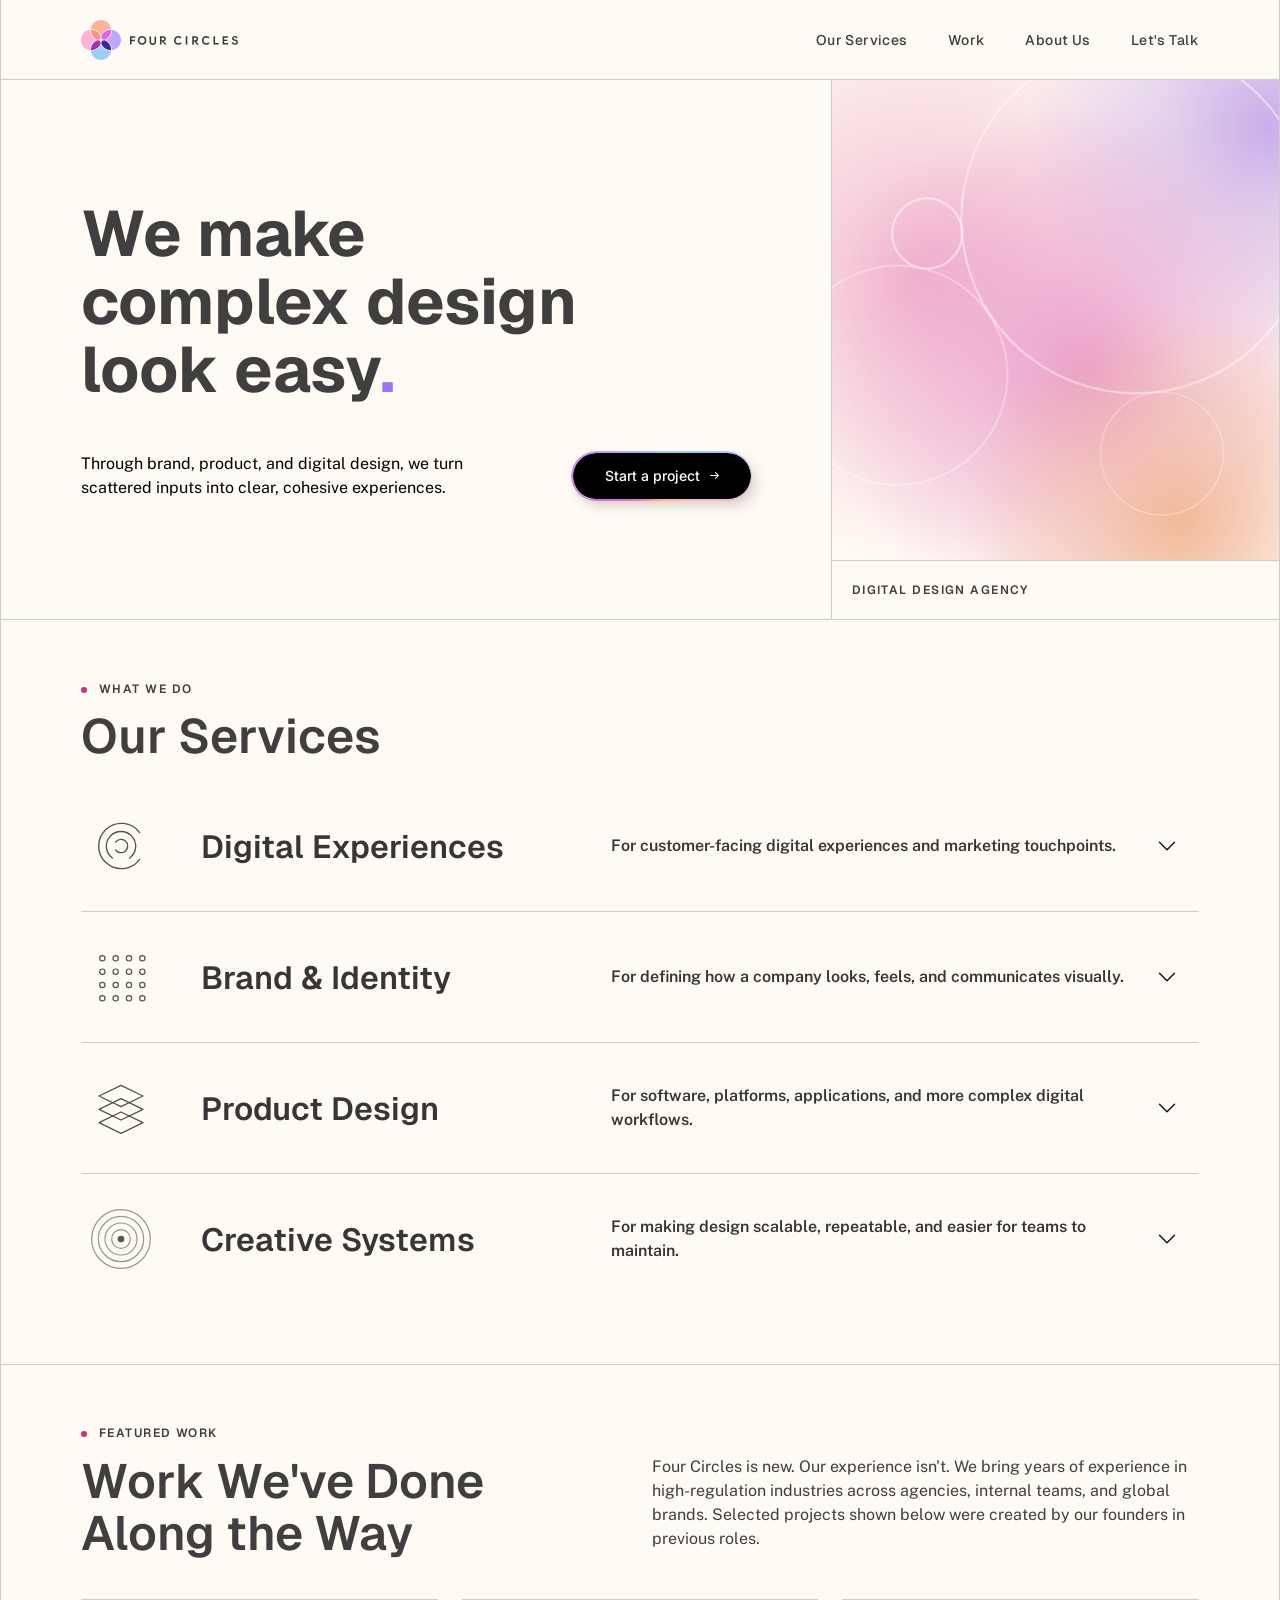
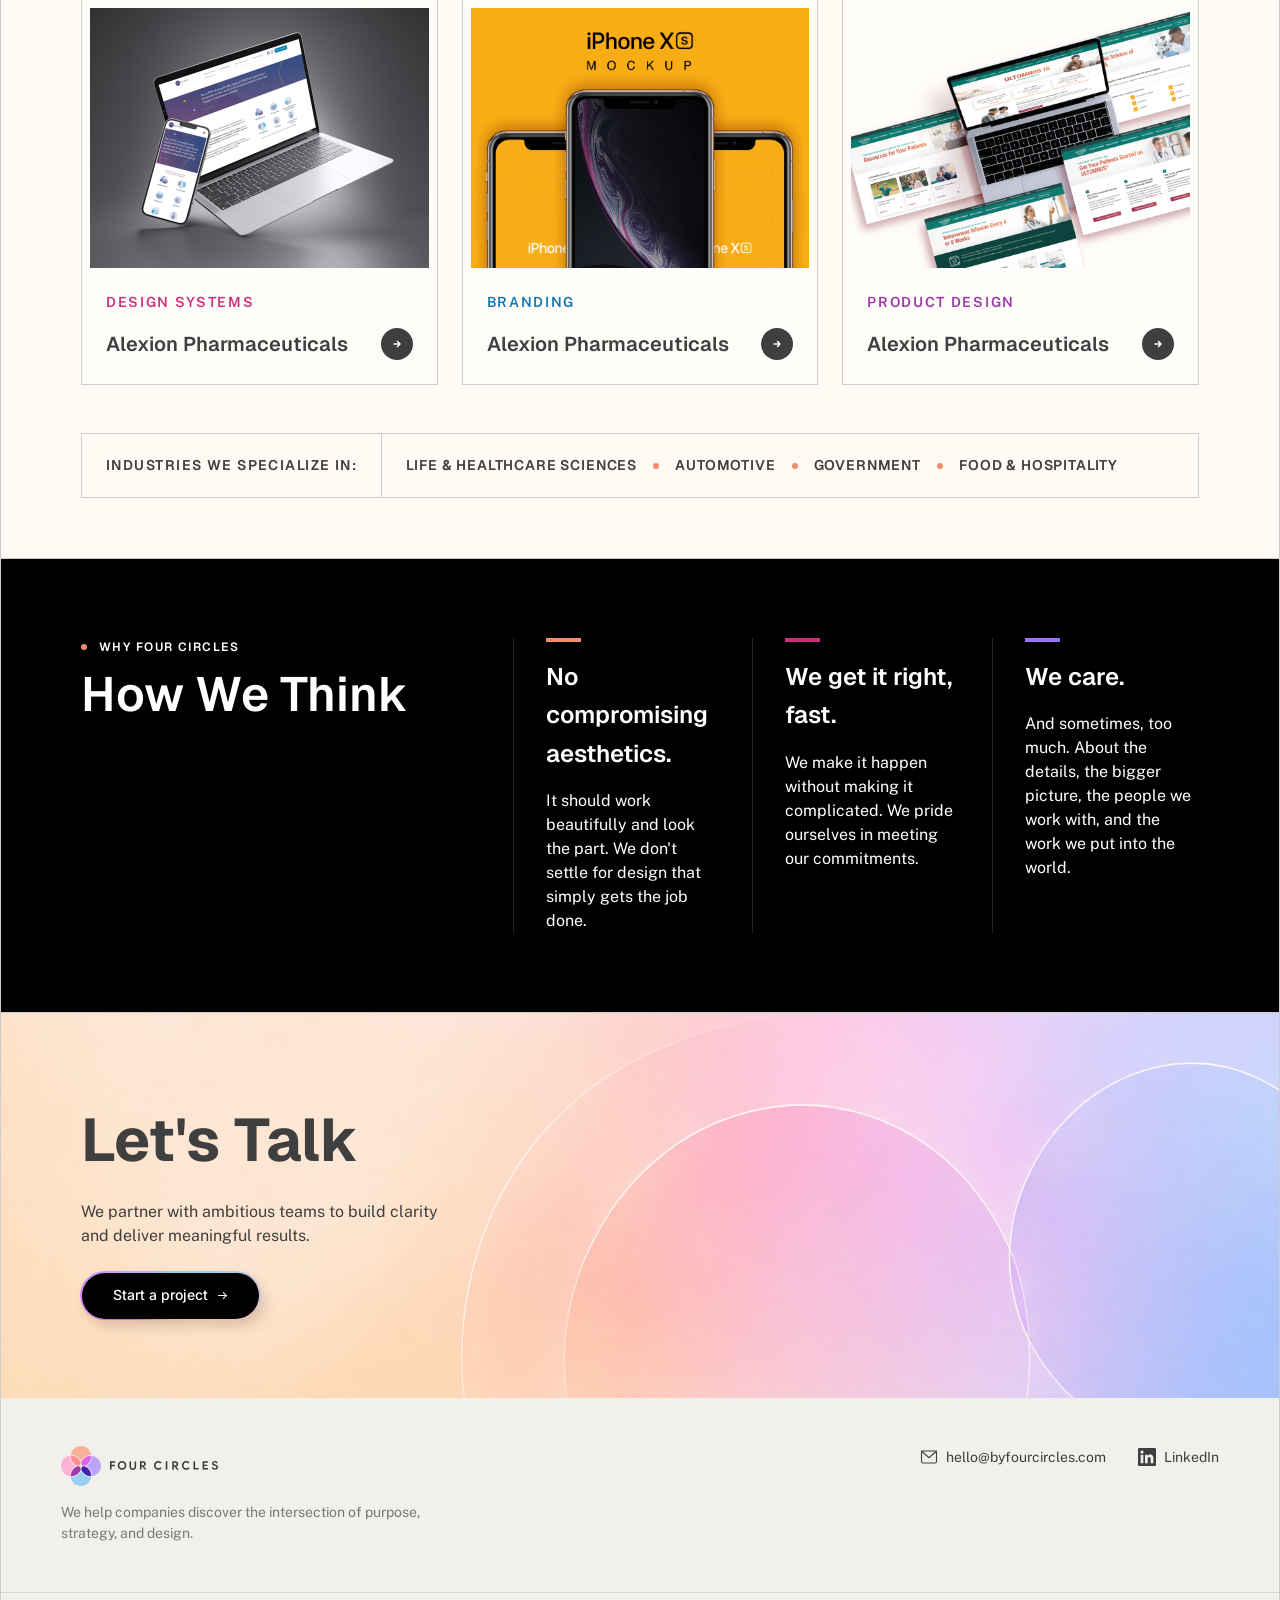
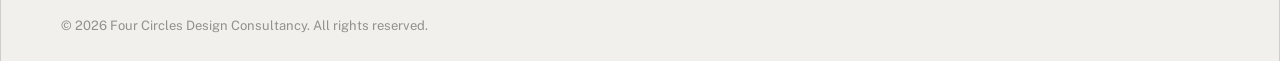
<file: index.html>
<!DOCTYPE html>
<html lang="en">
<head>
  <meta charset="UTF-8">
  <meta name="viewport" content="width=device-width, initial-scale=1.0">
  <title>Four Circles — A design agency that actually cares</title>
  <meta name="description" content="Four Circles is a design agency that actually cares. We deliver digital experiences, brand identity, product design, and creative systems for ambitious teams.">
  <meta name="keywords" content="design agency, branding, digital experience, UX design, product design, brand identity, design systems, creative agency">
  <meta property="og:title" content="Four Circles — A design agency that actually cares">
  <meta property="og:description" content="We make complex design look easy. Brand, product, and digital design for ambitious teams.">
  <meta property="og:type" content="website">
  <meta property="og:url" content="https://byfourcircles.com">
  <meta name="twitter:card" content="summary_large_image">
  <meta name="twitter:title" content="Four Circles — A design agency that actually cares">
  <meta name="twitter:description" content="We make complex design look easy. Brand, product, and digital design for ambitious teams.">
  <link rel="canonical" href="https://byfourcircles.com">
  <link rel="preconnect" href="https://fonts.googleapis.com">
  <link rel="preconnect" href="https://fonts.gstatic.com" crossorigin>
  <link href="https://fonts.googleapis.com/css2?family=Geist:wght@400;600;700&family=Public+Sans:wght@400;600&family=Inter:wght@500&display=swap" rel="stylesheet">
  <link rel="stylesheet" href="styles.css?v=7">
</head>
<body>

  <div class="page-container">

  <!-- Shared SVG defs for icon gradients -->
  <svg class="icon-defs" aria-hidden="true" focusable="false" width="0" height="0">
    <defs>
      <linearGradient id="grad-brand" x1="0%" y1="100%" x2="100%" y2="0%">
        <stop offset="0%" class="grad-stop-coral"></stop>
        <stop offset="38%" class="grad-stop-pink"></stop>
        <stop offset="68%" class="grad-stop-purple"></stop>
        <stop offset="100%" class="grad-stop-blue"></stop>
      </linearGradient>
    </defs>
  </svg>

  <!-- Navigation -->
  <nav class="nav">
    <a href="index.html" class="nav-brand">
      <img src="assets/logo-icon.svg" alt="Four Circles" class="nav-logo-icon">
      <img src="assets/logo-text.svg" alt="FOUR CIRCLES" class="nav-logo-text">
    </a>
    <button class="nav-hamburger" type="button" aria-label="Open menu" aria-expanded="false">
      <span class="hamburger-line"></span>
      <span class="hamburger-line"></span>
      <span class="hamburger-line"></span>
    </button>
    <div class="nav-links">
      <a href="#services" class="nav-link">Our Services</a>
      <a href="#work" class="nav-link">Work</a>
      <a href="#about" class="nav-link">About Us</a>
      <a href="contact.html" class="nav-link">Let's Talk</a>
    </div>
    <div class="nav-overlay"></div>
  </nav>

  <!-- Hero -->
  <section class="hero">
    <div class="hero-left">
      <div class="hero-content">
        <h1 class="hero-headline"><span class="nowrap">We make</span><br class="mobile-break"> <span class="nowrap">complex design</span><br class="mobile-break"> <span class="nowrap">look easy</span><span class="text-purple">.</span></h1>
      </div>
      <div class="hero-bottom">
        <p class="hero-sub">Through brand, product, and digital design, we turn scattered inputs into clear, cohesive experiences.</p>
        <a href="contact.html" class="btn-primary">
          <span>Start a project</span>
          <img src="assets/arrow-icon.svg" alt="" class="btn-arrow">
        </a>
      </div>
    </div>
    <div class="hero-right">
      <div class="hero-image">
        <canvas id="heroCanvas" aria-label="Four animated circles"></canvas>
      </div>
      <div class="hero-tags">
        <span>Digital Design Agency</span>
      </div>
    </div>
  </section>

  <!-- Services -->
  <section id="services" class="services">
    <div class="services-header">
      <div class="section-tag">
        <img src="assets/dot-gray.svg" alt="" class="dot">
        <span>What we Do</span>
      </div>
      <h2 class="services-heading">Our Services</h2>
    </div>
    <div class="accordion">

      <div class="accordion-item">
        <button class="accordion-trigger" type="button">
          <div class="accordion-icon">
            <svg class="service-icon icon-maze" viewBox="0 0 120 120" aria-hidden="true" focusable="false">
              <path class="icon-maze-arc" d="M88,80 A34,34 0 1,1 88,40" style="--arc:0"/>
              <path class="icon-maze-arc" d="M47,78 A22,22 0 1,1 73,78" style="--arc:1"/>
              <path class="icon-maze-arc" d="M52,54 A10,10 0 1,1 52,66" style="--arc:2"/>
              <circle class="icon-maze-dot" cx="0" cy="0" r="3.5">
                <animateMotion class="icon-maze-motion" dur="2.5s" repeatCount="indefinite" begin="indefinite" fill="freeze"
                  keyPoints="0;0.08;0.48;0.58;0.85;1"
                  keyTimes="0;0.08;0.42;0.52;0.82;1"
                  keySplines="0.25 0.1 0.25 1;0.42 0 0.58 1;0.25 0.1 0.25 1;0.42 0 0.58 1;0.25 0.1 0.25 1"
                  calcMode="spline"
                  path="M88,40 L88,60 A28,28 0,0,1 60,88 L60,76 A16,16 0,0,1 44,60 L60,60"/>
              </circle>
              <circle class="icon-maze-end" cx="60" cy="60" r="2.5"/>
            </svg>
          </div>
          <div class="accordion-row">
            <h3 class="accordion-title">Digital Experiences</h3>
            <p class="accordion-desc">For customer-facing digital experiences and marketing touchpoints.</p>
            <img src="assets/chevron-down.svg" alt="" class="accordion-chevron">
          </div>
        </button>
        <div class="accordion-panel">
          <div class="accordion-bullets">
            <div class="bullet-row">
              <div class="bullet-item"><img src="assets/dot-gray.svg" alt="" class="dot"><span>Websites &amp; Landing Pages</span></div>
              <div class="bullet-item"><img src="assets/dot-gray.svg" alt="" class="dot"><span>E-commerce Experiences</span></div>
              <div class="bullet-item"><img src="assets/dot-gray.svg" alt="" class="dot"><span>Digital Campaigns</span></div>
              <div class="bullet-item"><img src="assets/dot-gray.svg" alt="" class="dot"><span>Interactive Experiences</span></div>
              <div class="bullet-item"><img src="assets/dot-gray.svg" alt="" class="dot"><span>CMS Design &amp; Implementation</span></div>
              <div class="bullet-item"><img src="assets/dot-gray.svg" alt="" class="dot"><span>Front-End Development</span></div>
            </div>
          </div>
        </div>
      </div>

      <div class="accordion-item">
        <button class="accordion-trigger" type="button">
          <div class="accordion-icon">
            <svg class="service-icon icon-grid" viewBox="0 0 120 120" aria-hidden="true" focusable="false">
              <circle class="icon-grid__dot" style="--gx:0;--gy:0" cx="32" cy="32" r="4"></circle>
              <circle class="icon-grid__dot" style="--gx:1;--gy:0" cx="52" cy="32" r="4"></circle>
              <circle class="icon-grid__dot" style="--gx:2;--gy:0" cx="72" cy="32" r="4"></circle>
              <circle class="icon-grid__dot" style="--gx:3;--gy:0" cx="92" cy="32" r="4"></circle>
              <circle class="icon-grid__dot" style="--gx:0;--gy:1" cx="32" cy="52" r="4"></circle>
              <circle class="icon-grid__dot" style="--gx:1;--gy:1" cx="52" cy="52" r="4"></circle>
              <circle class="icon-grid__dot" style="--gx:2;--gy:1" cx="72" cy="52" r="4"></circle>
              <circle class="icon-grid__dot" style="--gx:3;--gy:1" cx="92" cy="52" r="4"></circle>
              <circle class="icon-grid__dot" style="--gx:0;--gy:2" cx="32" cy="72" r="4"></circle>
              <circle class="icon-grid__dot" style="--gx:1;--gy:2" cx="52" cy="72" r="4"></circle>
              <circle class="icon-grid__dot" style="--gx:2;--gy:2" cx="72" cy="72" r="4"></circle>
              <circle class="icon-grid__dot" style="--gx:3;--gy:2" cx="92" cy="72" r="4"></circle>
              <circle class="icon-grid__dot" style="--gx:0;--gy:3" cx="32" cy="92" r="4"></circle>
              <circle class="icon-grid__dot" style="--gx:1;--gy:3" cx="52" cy="92" r="4"></circle>
              <circle class="icon-grid__dot" style="--gx:2;--gy:3" cx="72" cy="92" r="4"></circle>
              <circle class="icon-grid__dot" style="--gx:3;--gy:3" cx="92" cy="92" r="4"></circle>
            </svg>
          </div>
          <div class="accordion-row">
            <h3 class="accordion-title">Brand &amp; Identity</h3>
            <p class="accordion-desc">For defining how a company looks, feels, and communicates visually.</p>
            <img src="assets/chevron-down.svg" alt="" class="accordion-chevron">
          </div>
        </button>
        <div class="accordion-panel">
          <div class="accordion-bullets">
            <div class="bullet-row">
              <div class="bullet-item"><img src="assets/dot-gray.svg" alt="" class="dot"><span>Brand Strategy</span></div>
              <div class="bullet-item"><img src="assets/dot-gray.svg" alt="" class="dot"><span>Visual Identity</span></div>
              <div class="bullet-item"><img src="assets/dot-gray.svg" alt="" class="dot"><span>Art Direction</span></div>
              <div class="bullet-item"><img src="assets/dot-gray.svg" alt="" class="dot"><span>Logo &amp; Identity Systems</span></div>
              <div class="bullet-item"><img src="assets/dot-gray.svg" alt="" class="dot"><span>Brand Guidelines</span></div>
              <div class="bullet-item"><img src="assets/dot-gray.svg" alt="" class="dot"><span>Brand Applications</span></div>
            </div>
          </div>
        </div>
      </div>

      <div class="accordion-item">
        <button class="accordion-trigger" type="button">
          <div class="accordion-icon">
            <svg class="service-icon" viewBox="0 0 120 120" aria-hidden="true" focusable="false">
              <polygon class="icon-layer icon-layer--top" points="60,26 93,42 60,58 27,42"></polygon>
              <polygon class="icon-layer icon-layer--mid" points="60,46 93,62 60,78 27,62"></polygon>
              <polygon class="icon-layer icon-layer--bottom" points="60,66 93,82 60,98 27,82"></polygon>
            </svg>
          </div>
          <div class="accordion-row">
            <h3 class="accordion-title">Product Design</h3>
            <p class="accordion-desc">For software, platforms, applications, and more complex digital workflows.</p>
            <img src="assets/chevron-down.svg" alt="" class="accordion-chevron">
          </div>
        </button>
        <div class="accordion-panel">
          <div class="accordion-bullets">
            <div class="bullet-row">
              <div class="bullet-item"><img src="assets/dot-gray.svg" alt="" class="dot"><span>UX Strategy &amp; Research</span></div>
              <div class="bullet-item"><img src="assets/dot-gray.svg" alt="" class="dot"><span>Information Architecture</span></div>
              <div class="bullet-item"><img src="assets/dot-gray.svg" alt="" class="dot"><span>User Flows &amp; Journey Design</span></div>
              <div class="bullet-item"><img src="assets/dot-gray.svg" alt="" class="dot"><span>UI &amp; Interaction Design</span></div>
              <div class="bullet-item"><img src="assets/dot-gray.svg" alt="" class="dot"><span>Prototyping</span></div>
              <div class="bullet-item"><img src="assets/dot-gray.svg" alt="" class="dot"><span>Usability Testing</span></div>
            </div>
          </div>
        </div>
      </div>

      <div class="accordion-item accordion-item--last">
        <button class="accordion-trigger" type="button">
          <div class="accordion-icon">
            <svg class="service-icon" viewBox="0 0 120 120" aria-hidden="true" focusable="false">
              <circle class="icon-ripple-ring" style="--ring:0" cx="60" cy="60" r="14"></circle>
              <circle class="icon-ripple-ring" style="--ring:1" cx="60" cy="60" r="24"></circle>
              <circle class="icon-ripple-ring" style="--ring:2" cx="60" cy="60" r="34"></circle>
              <circle class="icon-ripple-ring" style="--ring:3" cx="60" cy="60" r="44"></circle>
              <circle class="icon-dot icon-dot--center" cx="60" cy="60" r="5"></circle>
            </svg>
          </div>
          <div class="accordion-row">
            <h3 class="accordion-title">Creative Systems</h3>
            <p class="accordion-desc">For making design scalable, repeatable, and easier for teams to maintain.</p>
            <img src="assets/chevron-down.svg" alt="" class="accordion-chevron">
          </div>
        </button>
        <div class="accordion-panel">
          <div class="accordion-bullets">
            <div class="bullet-row">
              <div class="bullet-item"><img src="assets/dot-gray.svg" alt="" class="dot"><span>Design Systems</span></div>
              <div class="bullet-item"><img src="assets/dot-gray.svg" alt="" class="dot"><span>Component Libraries</span></div>
              <div class="bullet-item"><img src="assets/dot-gray.svg" alt="" class="dot"><span>Templates &amp; Toolkits</span></div>
              <div class="bullet-item"><img src="assets/dot-gray.svg" alt="" class="dot"><span>Campaign Systems</span></div>
              <div class="bullet-item"><img src="assets/dot-gray.svg" alt="" class="dot"><span>Content Systems</span></div>
              <div class="bullet-item"><img src="assets/dot-gray.svg" alt="" class="dot"><span>Governance &amp; Documentation</span></div>
            </div>
          </div>
        </div>
      </div>

    </div>
  </section>

  <!-- Featured Work -->
  <section id="work" class="featured-work">
    <div class="section-tag">
      <img src="assets/dot-pink.svg" alt="" class="dot">
      <span>Featured work</span>
    </div>
    <div class="featured-work-header">
      <h2 class="featured-work-heading">Work We've Done Along the Way</h2>
      <p class="featured-work-desc">Four Circles is new. Our experience isn't. We bring years of experience in high-regulation industries across agencies, internal teams, and global brands. Selected projects shown below were created by our founders in previous roles.</p>
    </div>
    <div class="featured-work-grid">
      <a class="work-card" href="work-design-systems.html">
        <div class="work-card-image">
          <img src="assets/project-design-systems.jpg" alt="Alexion Pharmaceuticals design system project">
        </div>
        <div class="work-card-info">
          <span class="work-card-category" style="color: #cc2e7a">Design Systems</span>
          <div class="work-card-title-row">
            <h3 class="work-card-title">Alexion Pharmaceuticals</h3>
            <span class="work-card-arrow">
              <svg width="32" height="32" viewBox="0 0 32 32" fill="none" xmlns="http://www.w3.org/2000/svg">
                <circle cx="16" cy="16" r="16" fill="#3f3f3f"/>
                <path d="M13 16h6m0 0l-2.5-2.5m2.5 2.5l-2.5 2.5" stroke="#fff" stroke-width="1.5" stroke-linecap="round" stroke-linejoin="round"/>
              </svg>
            </span>
          </div>
        </div>
      </a>
      <a class="work-card" href="work-branding.html">
        <div class="work-card-image">
          <img src="assets/project-branding-new.jpg" alt="Alexion Pharmaceuticals branding project">
        </div>
        <div class="work-card-info">
          <span class="work-card-category" style="color: #1173b4">Branding</span>
          <div class="work-card-title-row">
            <h3 class="work-card-title">Alexion Pharmaceuticals</h3>
            <span class="work-card-arrow">
              <svg width="32" height="32" viewBox="0 0 32 32" fill="none" xmlns="http://www.w3.org/2000/svg">
                <circle cx="16" cy="16" r="16" fill="#3f3f3f"/>
                <path d="M13 16h6m0 0l-2.5-2.5m2.5 2.5l-2.5 2.5" stroke="#fff" stroke-width="1.5" stroke-linecap="round" stroke-linejoin="round"/>
              </svg>
            </span>
          </div>
        </div>
      </a>
      <a class="work-card" href="work-product-design.html">
        <div class="work-card-image">
          <img src="assets/project-product-design.png" alt="Alexion Pharmaceuticals product design project">
        </div>
        <div class="work-card-info">
          <span class="work-card-category" style="color: #9c36a9">Product Design</span>
          <div class="work-card-title-row">
            <h3 class="work-card-title">Alexion Pharmaceuticals</h3>
            <span class="work-card-arrow">
              <svg width="32" height="32" viewBox="0 0 32 32" fill="none" xmlns="http://www.w3.org/2000/svg">
                <circle cx="16" cy="16" r="16" fill="#3f3f3f"/>
                <path d="M13 16h6m0 0l-2.5-2.5m2.5 2.5l-2.5 2.5" stroke="#fff" stroke-width="1.5" stroke-linecap="round" stroke-linejoin="round"/>
              </svg>
            </span>
          </div>
        </div>
      </a>
    </div>
  </section>

  <!-- Industries -->
  <section class="industries-bar">
    <span class="industries-label">Industries we specialize in:</span>
    <div class="industries-list">
      <span class="industry-item">Life &amp; Healthcare Sciences</span>
      <img src="assets/dot-orange.svg" alt="" class="dot">
      <span class="industry-item">Automotive</span>
      <img src="assets/dot-orange.svg" alt="" class="dot">
      <span class="industry-item">Government</span>
      <img src="assets/dot-orange.svg" alt="" class="dot">
      <span class="industry-item">Food &amp; Hospitality</span>
    </div>
  </section>

  <!-- How We Think -->
  <section id="about" class="how-we-think">
    <div class="hwt-left">
      <div class="section-tag section-tag--light">
        <img src="assets/dot-white.svg" alt="" class="dot">
        <span>Why Four circles</span>
      </div>
      <h2 class="hwt-heading">How We Think</h2>
    </div>
    <div class="hwt-cards">
      <div class="hwt-divider"></div>
      <div class="hwt-card">
        <img src="assets/line-orange.svg" alt="" class="hwt-line">
        <h3>No compromising aesthetics.</h3>
        <p>It should work beautifully and look the part. We don't settle for design that simply gets the job done.</p>
      </div>
      <div class="hwt-divider"></div>
      <div class="hwt-card">
        <img src="assets/line-purple.svg" alt="" class="hwt-line">
        <h3>We get it right, fast.</h3>
        <p>We make it happen without making it complicated. We pride ourselves in meeting our commitments.</p>
      </div>
      <div class="hwt-divider"></div>
      <div class="hwt-card">
        <img src="assets/line-pink.svg" alt="" class="hwt-line">
        <h3>We care.</h3>
        <p>And sometimes, too much. About the details, the bigger picture, the people we work with, and the work we put into the world.</p>
      </div>
    </div>
  </section>

  <!-- Let's Talk -->
  <section id="contact" class="lets-talk">
    <img src="assets/lets-talk-bg.png" alt="" class="lets-talk-bg">
    <div class="lets-talk-content">
      <h2>Let's Talk</h2>
      <p>We partner with ambitious teams to build clarity and deliver meaningful results.</p>
      <a href="contact.html" class="btn-primary">
        <span>Start a project</span>
        <img src="assets/arrow-icon.svg" alt="" class="btn-arrow">
      </a>
    </div>
  </section>

  <!-- Footer -->
  <footer class="footer">
    <div class="footer-simple">
      <div class="footer-brand">
        <a href="index.html" class="nav-brand">
          <img src="assets/logo-icon.svg" alt="Four Circles" class="nav-logo-icon">
          <img src="assets/logo-text.svg" alt="FOUR CIRCLES" class="nav-logo-text">
        </a>
        <p class="footer-tagline">We help companies discover the intersection of purpose, strategy, and design.</p>
      </div>
      <div class="footer-links">
        <a href="mailto:hello@byfourcircles.com" class="footer-link footer-link--icon">
          <svg width="20" height="20" viewBox="0 0 24 24" fill="none" stroke="currentColor" stroke-width="1.5" stroke-linecap="round" stroke-linejoin="round" xmlns="http://www.w3.org/2000/svg">
            <rect x="2" y="4" width="20" height="16" rx="2"/>
            <path d="M22 4L12 13 2 4"/>
          </svg>
          <span>hello@byfourcircles.com</span>
        </a>
        <a href="https://www.linkedin.com/company/four-circles-co" target="_blank" rel="noopener noreferrer" class="footer-link footer-link--icon">
          <svg width="20" height="20" viewBox="0 0 24 24" fill="currentColor" xmlns="http://www.w3.org/2000/svg">
            <path d="M20.447 20.452h-3.554v-5.569c0-1.328-.027-3.037-1.852-3.037-1.853 0-2.136 1.445-2.136 2.939v5.667H9.351V9h3.414v1.561h.046c.477-.9 1.637-1.85 3.37-1.85 3.601 0 4.267 2.37 4.267 5.455v6.286zM5.337 7.433a2.062 2.062 0 01-2.063-2.065 2.064 2.064 0 112.063 2.065zm1.782 13.019H3.555V9h3.564v11.452zM22.225 0H1.771C.792 0 0 .774 0 1.729v20.542C0 23.227.792 24 1.771 24h20.451C23.2 24 24 23.227 24 22.271V1.729C24 .774 23.2 0 22.222 0h.003z"/>
          </svg>
          <span>LinkedIn</span>
        </a>
      </div>
    </div>
    <div class="footer-bottom">
      <p class="footer-copy">&copy; 2026 Four Circles Design Consultancy. All rights reserved.</p>
    </div>
  </footer>

  </div><!-- /.page-container -->

  <script src="script.js"></script>
  <script src="hero-animation.js"></script>
</body>
</html>
</file>
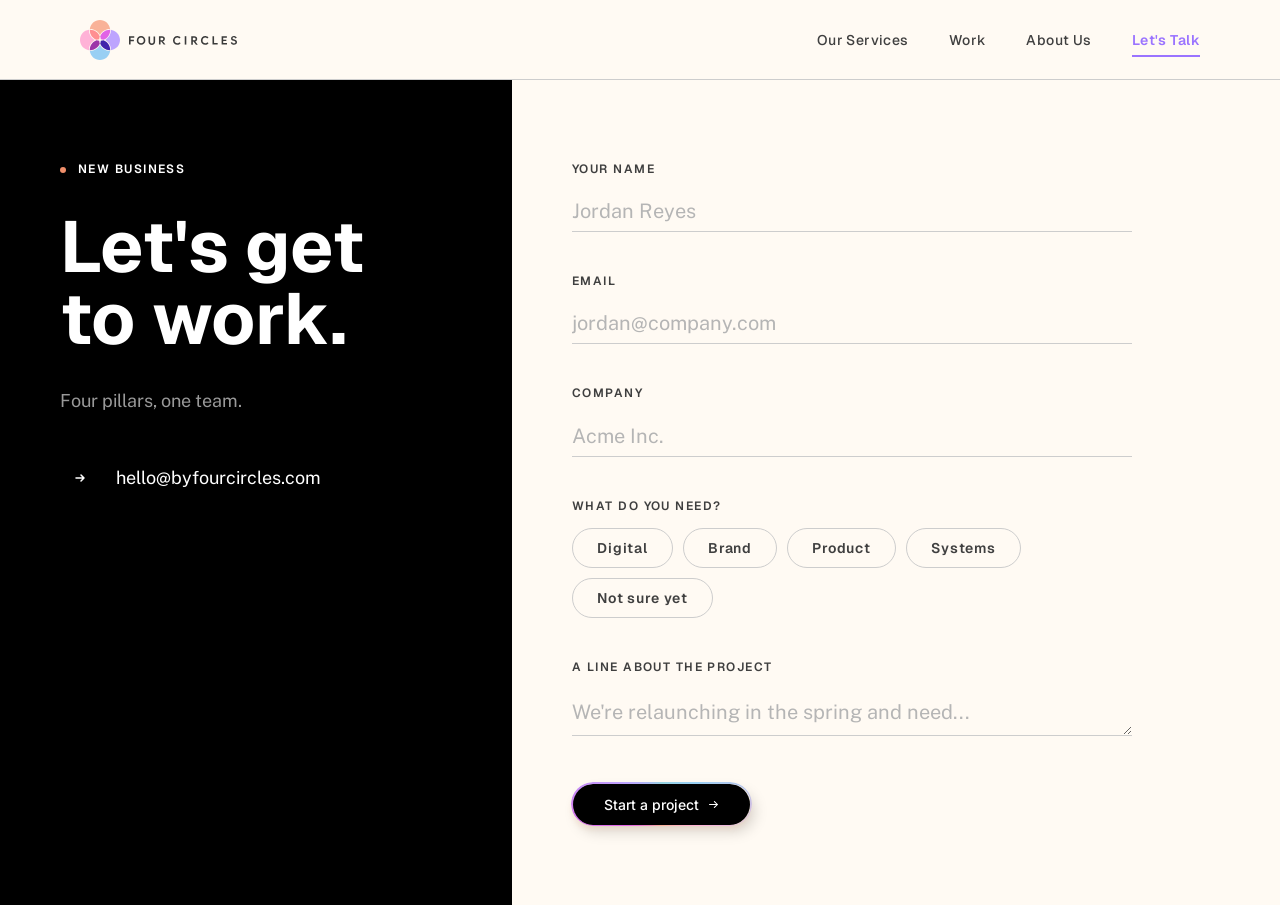
<file: contact.html>
<!DOCTYPE html>
<html lang="en">
<head>
  <meta charset="UTF-8">
  <meta name="viewport" content="width=device-width, initial-scale=1.0">
  <title>Let's Talk — Four Circles | A design agency that actually cares</title>
  <link rel="preconnect" href="https://fonts.googleapis.com">
  <link rel="preconnect" href="https://fonts.gstatic.com" crossorigin>
  <link href="https://fonts.googleapis.com/css2?family=Geist:wght@400;600;700&family=Public+Sans:wght@400;600&family=Inter:wght@500&display=swap" rel="stylesheet">
  <link rel="stylesheet" href="styles.css?v=7">
  <link rel="stylesheet" href="contact.css">
</head>
<body>

  <!-- Navigation -->
  <nav class="nav">
    <a href="index.html" class="nav-brand">
      <img src="assets/logo-icon.svg" alt="Four Circles" class="nav-logo-icon">
      <img src="assets/logo-text.svg" alt="FOUR CIRCLES" class="nav-logo-text">
    </a>
    <button class="nav-hamburger" type="button" aria-label="Open menu" aria-expanded="false">
      <span class="hamburger-line"></span>
      <span class="hamburger-line"></span>
      <span class="hamburger-line"></span>
    </button>
    <div class="nav-links">
      <a href="index.html#services" class="nav-link">Our Services</a>
      <a href="index.html#work" class="nav-link">Work</a>
      <a href="index.html#about" class="nav-link">About Us</a>
      <a href="contact.html" class="nav-link nav-link--active">Let's Talk</a>
    </div>
    <div class="nav-overlay"></div>
  </nav>

  <!-- Contact Section -->
  <section class="contact">
    <div class="contact-left">
      <div class="section-tag section-tag--light">
        <img src="assets/dot-white.svg" alt="" class="dot">
        <span>New Business</span>
      </div>
      <h1 class="contact-heading">Let's get to work.</h1>
      <p class="contact-subtitle">Four pillars, one team.</p>

      <a href="mailto:hello@byfourcircles.com" class="contact-email">
        <span class="contact-email-icon">
          <svg width="40" height="40" viewBox="0 0 40 40" fill="none" xmlns="http://www.w3.org/2000/svg">
            <circle cx="20" cy="20" r="20" fill="#000"/>
            <path d="M16 20h8m0 0l-3-3m3 3l-3 3" stroke="#fff" stroke-width="1.5" stroke-linecap="round" stroke-linejoin="round"/>
          </svg>
        </span>
        <span class="contact-email-text">hello@byfourcircles.com</span>
      </a>
    </div>

    <div class="contact-right">
      <!-- Form -->
      <form class="contact-form" id="contactForm" novalidate>
        <div class="form-group">
          <label class="form-label" for="name">Your Name</label>
          <input class="form-input" type="text" id="name" name="name" placeholder="Jordan Reyes" required>
          <span class="form-error" id="nameError">Please enter your name</span>
        </div>

        <div class="form-group">
          <label class="form-label" for="email">Email</label>
          <input class="form-input" type="email" id="email" name="email" placeholder="jordan@company.com" required>
          <span class="form-error" id="emailError">Please enter a valid email address</span>
        </div>

        <div class="form-group">
          <label class="form-label" for="company">Company</label>
          <input class="form-input" type="text" id="company" name="company" placeholder="Acme Inc.">
          <span class="form-error" id="companyError"></span>
        </div>

        <div class="form-group">
          <label class="form-label">What do you need?</label>
          <div class="form-chips" id="serviceChips">
            <button type="button" class="chip" data-value="digital">Digital</button>
            <button type="button" class="chip" data-value="brand">Brand</button>
            <button type="button" class="chip" data-value="product">Product</button>
            <button type="button" class="chip" data-value="systems">Systems</button>
            <button type="button" class="chip" data-value="not-sure">Not sure yet</button>
          </div>
          <span class="form-error" id="serviceError">Please select at least one service</span>
        </div>

        <div class="form-group">
          <label class="form-label" for="project">A line about the project</label>
          <textarea class="form-input form-textarea" id="project" name="project" placeholder="We're relaunching in the spring and need..." rows="1" required></textarea>
          <span class="form-error" id="projectError">Please tell us a bit about your project</span>
        </div>

        <button type="submit" class="btn-primary form-submit-btn" id="submitBtn">
          <span>Start a project</span>
          <img src="assets/arrow-icon.svg" alt="" class="btn-arrow">
        </button>
      </form>

      <!-- Success Screen -->
      <div class="contact-success" id="contactSuccess">
        <div class="success-icon">
          <svg viewBox="0 0 64 64" fill="none" xmlns="http://www.w3.org/2000/svg">
            <circle cx="32" cy="32" r="30" stroke="#cc2e7a" stroke-width="2.5"/>
            <path d="M20 33l8 8 16-18" stroke="#cc2e7a" stroke-width="2.5" stroke-linecap="round" stroke-linejoin="round"/>
          </svg>
        </div>
        <h2 class="success-heading">We got your message</h2>
        <p class="success-text">A founder will get back to you within one business day. No robots, no runaround.</p>
        <a href="index.html" class="btn-primary">
          <span>Back to Home</span>
          <img src="assets/arrow-icon.svg" alt="" class="btn-arrow">
        </a>
      </div>
    </div>
  </section>

  <script src="script.js"></script>
  <script src="contact.js"></script>
</body>
</html>
</file>
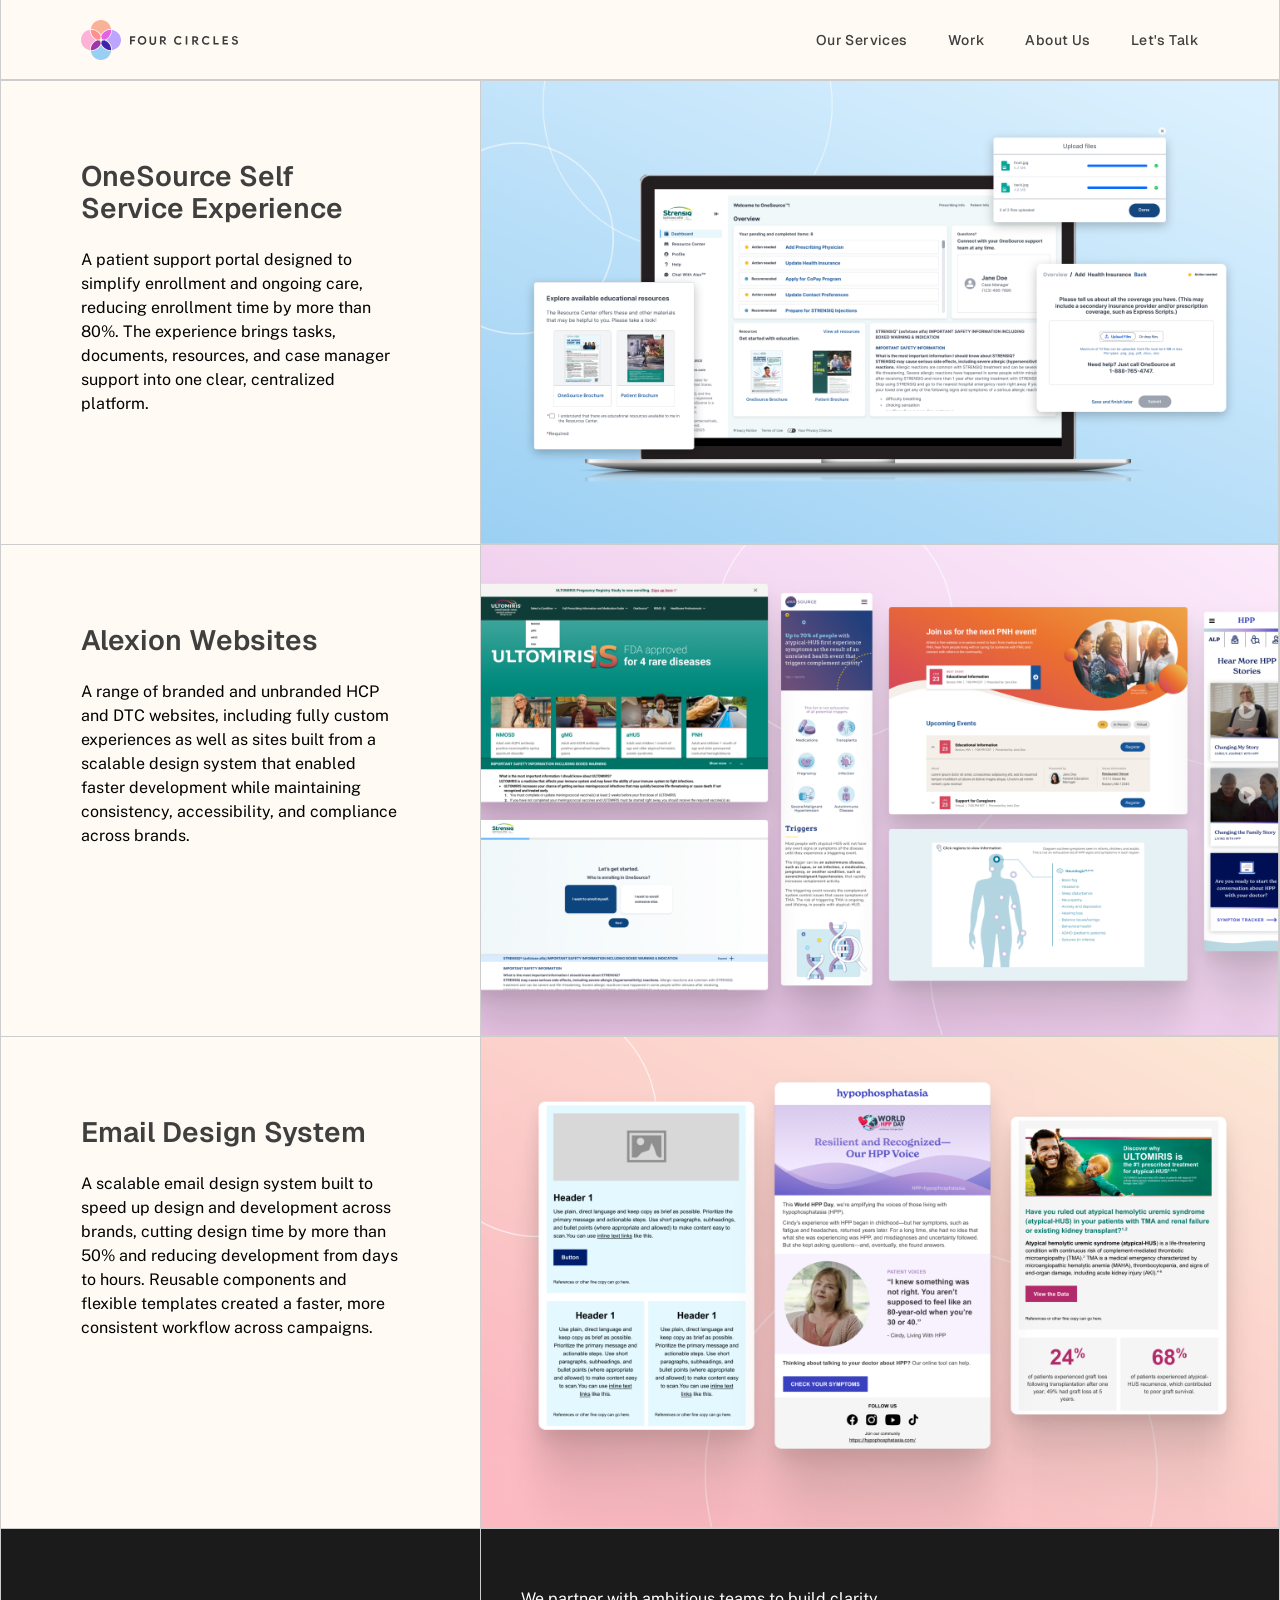
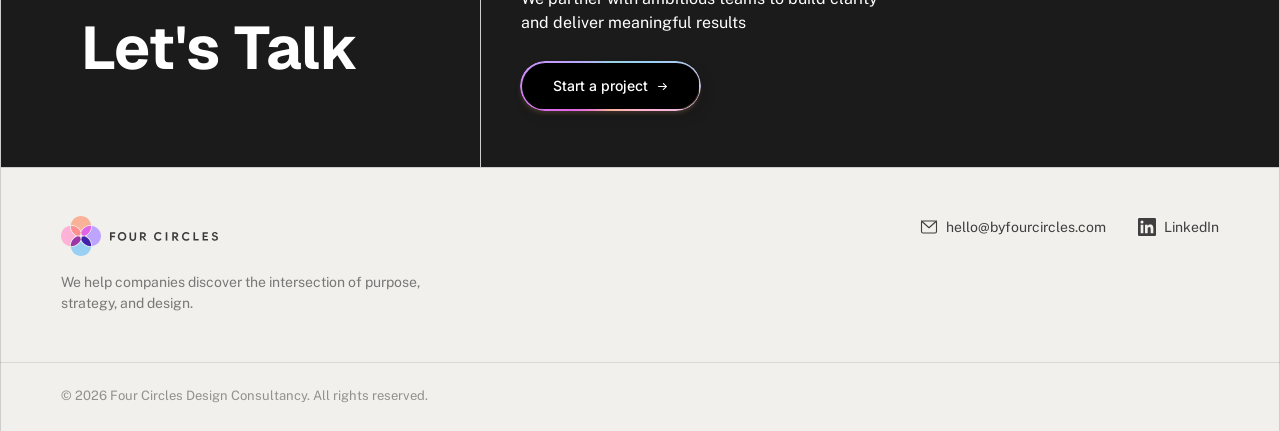
<file: work-branding.html>
<!DOCTYPE html>
<html lang="en">
<head>
  <meta charset="UTF-8">
  <meta name="viewport" content="width=device-width, initial-scale=1.0">
  <title>Branding | Four Circles</title>
  <link rel="preconnect" href="https://fonts.googleapis.com">
  <link rel="preconnect" href="https://fonts.gstatic.com" crossorigin>
  <link href="https://fonts.googleapis.com/css2?family=Geist:wght@400;600;700&family=Public+Sans:wght@400;600&family=Inter:wght@500&display=swap" rel="stylesheet">
  <link rel="stylesheet" href="styles.css?v=7">
  <link rel="stylesheet" href="case-study.css?v=6">
</head>
<body>

  <div class="page-container">

  <!-- Navigation -->
  <nav class="nav">
    <a href="index.html" class="nav-brand">
      <img src="assets/logo-icon.svg" alt="Four Circles" class="nav-logo-icon">
      <img src="assets/logo-text.svg" alt="FOUR CIRCLES" class="nav-logo-text">
    </a>
    <button class="nav-hamburger" type="button" aria-label="Open menu" aria-expanded="false">
      <span class="hamburger-line"></span>
      <span class="hamburger-line"></span>
      <span class="hamburger-line"></span>
    </button>
    <div class="nav-links">
      <a href="index.html#services" class="nav-link">Our Services</a>
      <a href="index.html#work" class="nav-link">Work</a>
      <a href="index.html#about" class="nav-link">About Us</a>
      <a href="contact.html" class="nav-link">Let's Talk</a>
    </div>
    <div class="nav-overlay"></div>
  </nav>

  <!-- Section 1 -->
  <section class="case-study-section case-study-section--bordered">
    <div class="case-study-details">
      <h1 class="case-study-heading">OneSource Self Service Experience</h1>
      <p class="case-study-desc">A patient support portal designed to simplify enrollment and ongoing care, reducing enrollment time by more than 80%. The experience brings tasks, documents, resources, and case manager support into one clear, centralized platform.</p>
    </div>
    <div class="case-study-media">
      <div class="case-study-images">
        <img src="assets/case-section-1.png" alt="OneSource Self Service portal showing dashboard with action items and case manager support">
      </div>
    </div>
  </section>

  <!-- Section 2 -->
  <section class="case-study-section case-study-section--bordered">
    <div class="case-study-details">
      <h2 class="case-study-heading">Alexion Websites</h2>
      <p class="case-study-desc">A range of branded and unbranded HCP and DTC websites, including fully custom experiences as well as sites built from a scalable design system that enabled faster development while maintaining consistency, accessibility, and compliance across brands.</p>
    </div>
    <div class="case-study-media">
      <div class="case-study-images">
        <img src="assets/case-section-2.png" alt="Alexion branded and unbranded website designs including HCP and DTC experiences">
      </div>
    </div>
  </section>

  <!-- Section 3 -->
  <section class="case-study-section case-study-section--bordered">
    <div class="case-study-details">
      <h2 class="case-study-heading">Email Design System</h2>
      <p class="case-study-desc">A scalable email design system built to speed up design and development across brands, cutting design time by more than 50% and reducing development from days to hours. Reusable components and flexible templates created a faster, more consistent workflow across campaigns.</p>
    </div>
    <div class="case-study-media">
      <div class="case-study-images">
        <img src="assets/case-section-3.png" alt="Email design system showing reusable components and flexible templates">
      </div>
    </div>
  </section>

  <!-- Let's Talk -->
  <section class="lets-talk--dark">
    <div class="lets-talk-title">
      <h2>Let's Talk</h2>
    </div>
    <div class="lets-talk-body">
      <div class="lets-talk-body-inner">
        <p>We partner with ambitious teams to build clarity and deliver meaningful results</p>
        <a href="contact.html" class="btn-primary">
          <span>Start a project</span>
          <img src="assets/arrow-icon.svg" alt="" class="btn-arrow">
        </a>
      </div>
    </div>
  </section>

  <!-- Footer -->
  <footer class="footer">
    <div class="footer-simple">
      <div class="footer-brand">
        <a href="index.html" class="nav-brand">
          <img src="assets/logo-icon.svg" alt="Four Circles" class="nav-logo-icon">
          <img src="assets/logo-text.svg" alt="FOUR CIRCLES" class="nav-logo-text">
        </a>
        <p class="footer-tagline">We help companies discover the intersection of purpose, strategy, and design.</p>
      </div>
      <div class="footer-links">
        <a href="mailto:hello@byfourcircles.com" class="footer-link footer-link--icon">
          <svg width="20" height="20" viewBox="0 0 24 24" fill="none" stroke="currentColor" stroke-width="1.5" stroke-linecap="round" stroke-linejoin="round" xmlns="http://www.w3.org/2000/svg">
            <rect x="2" y="4" width="20" height="16" rx="2"/>
            <path d="M22 4L12 13 2 4"/>
          </svg>
          <span>hello@byfourcircles.com</span>
        </a>
        <a href="https://www.linkedin.com/company/four-circles-co" target="_blank" rel="noopener noreferrer" class="footer-link footer-link--icon">
          <svg width="20" height="20" viewBox="0 0 24 24" fill="currentColor" xmlns="http://www.w3.org/2000/svg">
            <path d="M20.447 20.452h-3.554v-5.569c0-1.328-.027-3.037-1.852-3.037-1.853 0-2.136 1.445-2.136 2.939v5.667H9.351V9h3.414v1.561h.046c.477-.9 1.637-1.85 3.37-1.85 3.601 0 4.267 2.37 4.267 5.455v6.286zM5.337 7.433a2.062 2.062 0 01-2.063-2.065 2.064 2.064 0 112.063 2.065zm1.782 13.019H3.555V9h3.564v11.452zM22.225 0H1.771C.792 0 0 .774 0 1.729v20.542C0 23.227.792 24 1.771 24h20.451C23.2 24 24 23.227 24 22.271V1.729C24 .774 23.2 0 22.222 0h.003z"/>
          </svg>
          <span>LinkedIn</span>
        </a>
      </div>
    </div>
    <div class="footer-bottom">
      <p class="footer-copy">&copy; 2026 Four Circles Design Consultancy. All rights reserved.</p>
    </div>
  </footer>

  </div><!-- /.page-container -->

  <script src="script.js"></script>
</body>
</html>
</file>
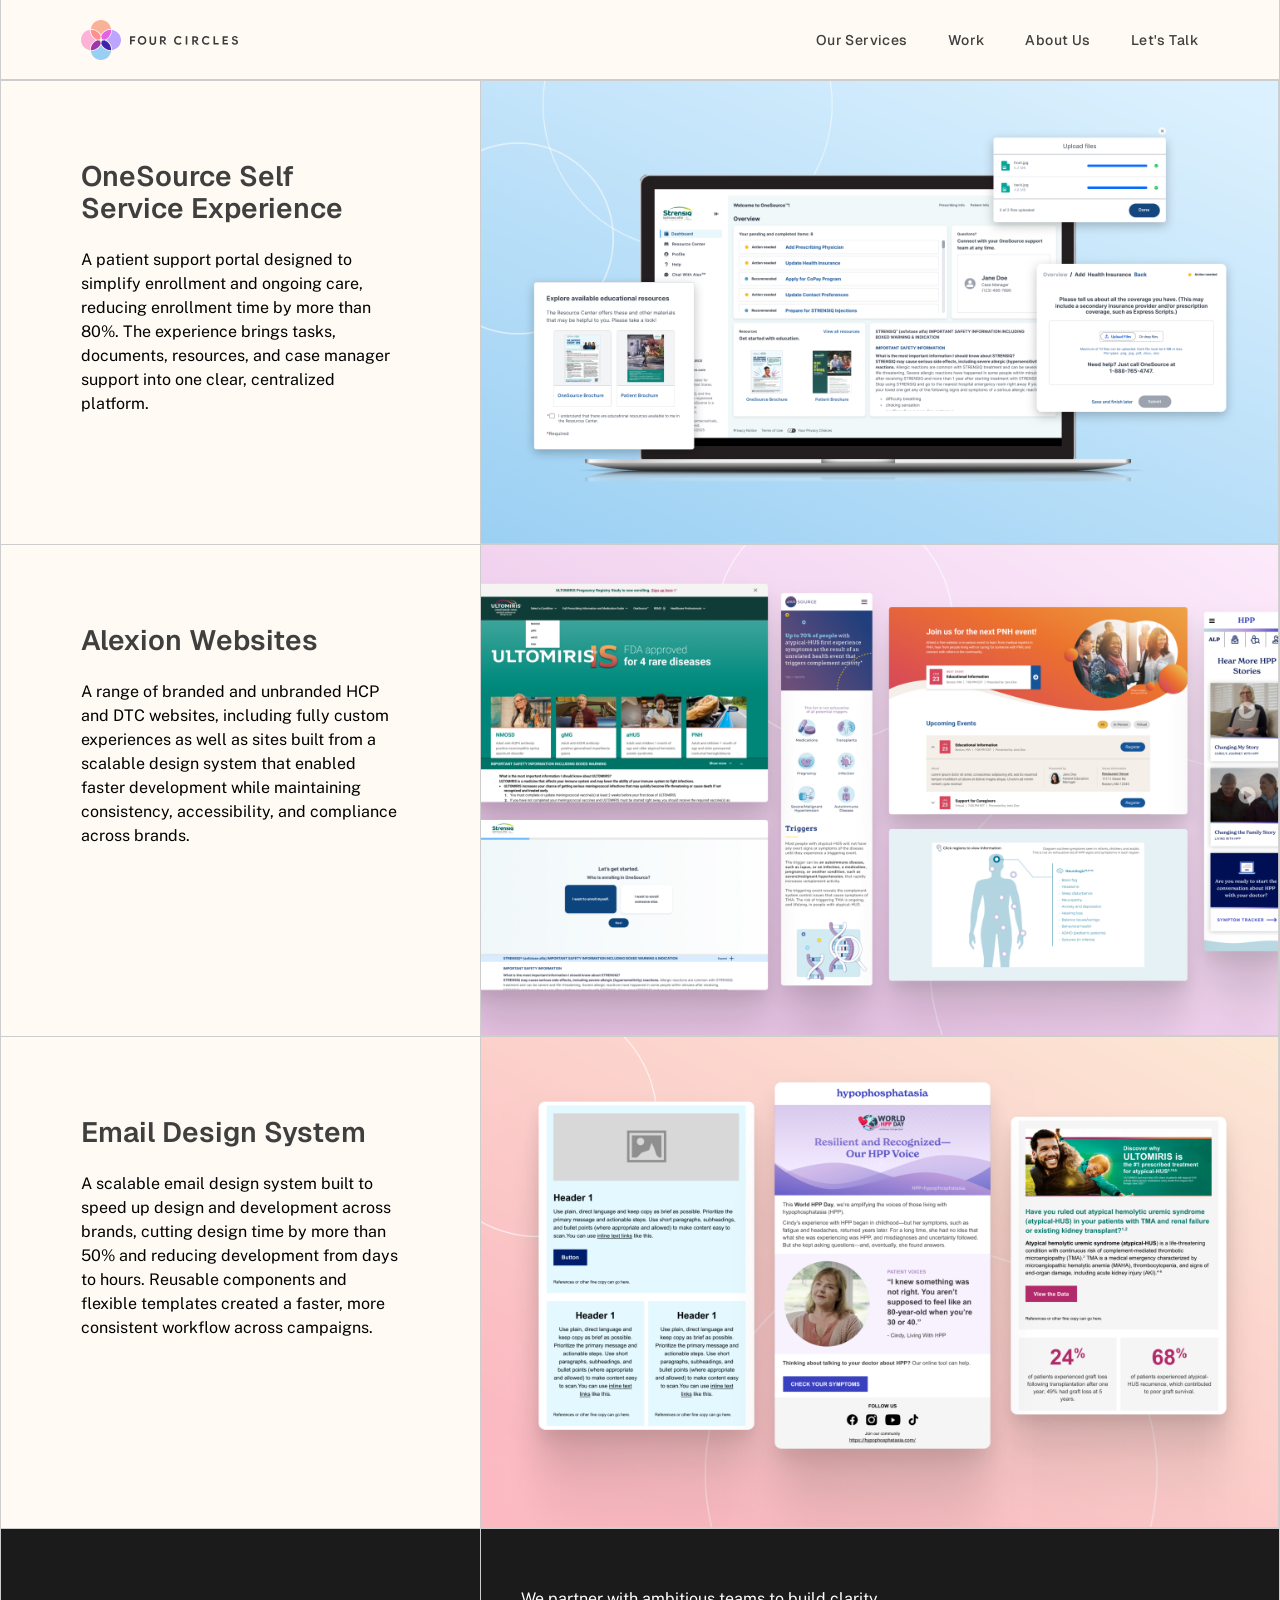
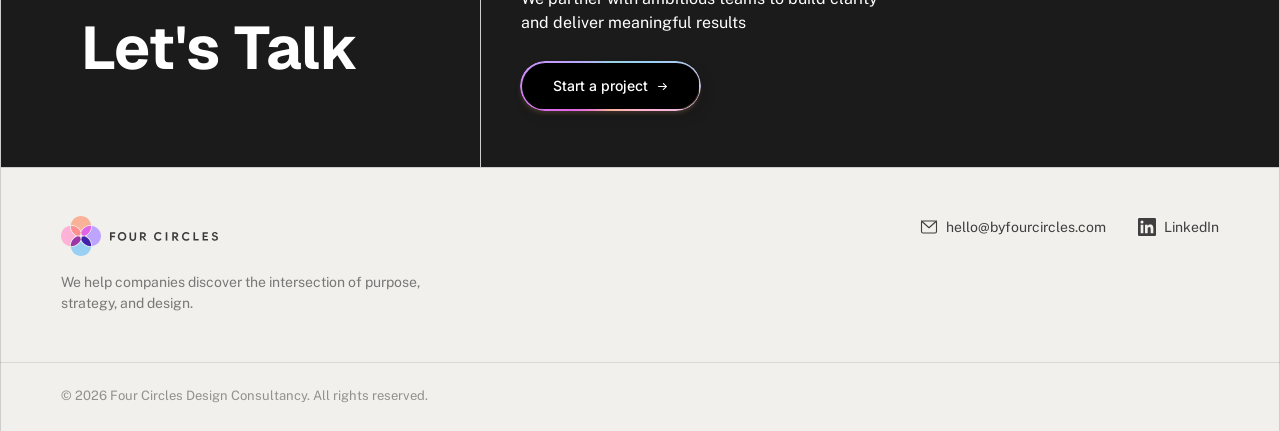
<file: work-design-systems.html>
<!DOCTYPE html>
<html lang="en">
<head>
  <meta charset="UTF-8">
  <meta name="viewport" content="width=device-width, initial-scale=1.0">
  <title>Design Systems | Four Circles</title>
  <link rel="preconnect" href="https://fonts.googleapis.com">
  <link rel="preconnect" href="https://fonts.gstatic.com" crossorigin>
  <link href="https://fonts.googleapis.com/css2?family=Geist:wght@400;600;700&family=Public+Sans:wght@400;600&family=Inter:wght@500&display=swap" rel="stylesheet">
  <link rel="stylesheet" href="styles.css?v=7">
  <link rel="stylesheet" href="case-study.css?v=6">
</head>
<body>

  <div class="page-container">

  <!-- Navigation -->
  <nav class="nav">
    <a href="index.html" class="nav-brand">
      <img src="assets/logo-icon.svg" alt="Four Circles" class="nav-logo-icon">
      <img src="assets/logo-text.svg" alt="FOUR CIRCLES" class="nav-logo-text">
    </a>
    <button class="nav-hamburger" type="button" aria-label="Open menu" aria-expanded="false">
      <span class="hamburger-line"></span>
      <span class="hamburger-line"></span>
      <span class="hamburger-line"></span>
    </button>
    <div class="nav-links">
      <a href="index.html#services" class="nav-link">Our Services</a>
      <a href="index.html#work" class="nav-link">Work</a>
      <a href="index.html#about" class="nav-link">About Us</a>
      <a href="contact.html" class="nav-link">Let's Talk</a>
    </div>
    <div class="nav-overlay"></div>
  </nav>

  <!-- Section 1 -->
  <section class="case-study-section case-study-section--bordered">
    <div class="case-study-details">
      <h1 class="case-study-heading">OneSource Self Service Experience</h1>
      <p class="case-study-desc">A patient support portal designed to simplify enrollment and ongoing care, reducing enrollment time by more than 80%. The experience brings tasks, documents, resources, and case manager support into one clear, centralized platform.</p>
    </div>
    <div class="case-study-media">
      <div class="case-study-images">
        <img src="assets/case-section-1.png" alt="OneSource Self Service portal showing dashboard with action items and case manager support">
      </div>
    </div>
  </section>

  <!-- Section 2 -->
  <section class="case-study-section case-study-section--bordered">
    <div class="case-study-details">
      <h2 class="case-study-heading">Alexion Websites</h2>
      <p class="case-study-desc">A range of branded and unbranded HCP and DTC websites, including fully custom experiences as well as sites built from a scalable design system that enabled faster development while maintaining consistency, accessibility, and compliance across brands.</p>
    </div>
    <div class="case-study-media">
      <div class="case-study-images">
        <img src="assets/case-section-2.png" alt="Alexion branded and unbranded website designs including HCP and DTC experiences">
      </div>
    </div>
  </section>

  <!-- Section 3 -->
  <section class="case-study-section case-study-section--bordered">
    <div class="case-study-details">
      <h2 class="case-study-heading">Email Design System</h2>
      <p class="case-study-desc">A scalable email design system built to speed up design and development across brands, cutting design time by more than 50% and reducing development from days to hours. Reusable components and flexible templates created a faster, more consistent workflow across campaigns.</p>
    </div>
    <div class="case-study-media">
      <div class="case-study-images">
        <img src="assets/case-section-3.png" alt="Email design system showing reusable components and flexible templates">
      </div>
    </div>
  </section>

  <!-- Let's Talk -->
  <section class="lets-talk--dark">
    <div class="lets-talk-title">
      <h2>Let's Talk</h2>
    </div>
    <div class="lets-talk-body">
      <div class="lets-talk-body-inner">
        <p>We partner with ambitious teams to build clarity and deliver meaningful results</p>
        <a href="contact.html" class="btn-primary">
          <span>Start a project</span>
          <img src="assets/arrow-icon.svg" alt="" class="btn-arrow">
        </a>
      </div>
    </div>
  </section>

  <!-- Footer -->
  <footer class="footer">
    <div class="footer-simple">
      <div class="footer-brand">
        <a href="index.html" class="nav-brand">
          <img src="assets/logo-icon.svg" alt="Four Circles" class="nav-logo-icon">
          <img src="assets/logo-text.svg" alt="FOUR CIRCLES" class="nav-logo-text">
        </a>
        <p class="footer-tagline">We help companies discover the intersection of purpose, strategy, and design.</p>
      </div>
      <div class="footer-links">
        <a href="mailto:hello@byfourcircles.com" class="footer-link footer-link--icon">
          <svg width="20" height="20" viewBox="0 0 24 24" fill="none" stroke="currentColor" stroke-width="1.5" stroke-linecap="round" stroke-linejoin="round" xmlns="http://www.w3.org/2000/svg">
            <rect x="2" y="4" width="20" height="16" rx="2"/>
            <path d="M22 4L12 13 2 4"/>
          </svg>
          <span>hello@byfourcircles.com</span>
        </a>
        <a href="https://www.linkedin.com/company/four-circles-co" target="_blank" rel="noopener noreferrer" class="footer-link footer-link--icon">
          <svg width="20" height="20" viewBox="0 0 24 24" fill="currentColor" xmlns="http://www.w3.org/2000/svg">
            <path d="M20.447 20.452h-3.554v-5.569c0-1.328-.027-3.037-1.852-3.037-1.853 0-2.136 1.445-2.136 2.939v5.667H9.351V9h3.414v1.561h.046c.477-.9 1.637-1.85 3.37-1.85 3.601 0 4.267 2.37 4.267 5.455v6.286zM5.337 7.433a2.062 2.062 0 01-2.063-2.065 2.064 2.064 0 112.063 2.065zm1.782 13.019H3.555V9h3.564v11.452zM22.225 0H1.771C.792 0 0 .774 0 1.729v20.542C0 23.227.792 24 1.771 24h20.451C23.2 24 24 23.227 24 22.271V1.729C24 .774 23.2 0 22.222 0h.003z"/>
          </svg>
          <span>LinkedIn</span>
        </a>
      </div>
    </div>
    <div class="footer-bottom">
      <p class="footer-copy">&copy; 2026 Four Circles Design Consultancy. All rights reserved.</p>
    </div>
  </footer>

  </div><!-- /.page-container -->

  <script src="script.js"></script>
</body>
</html>
</file>
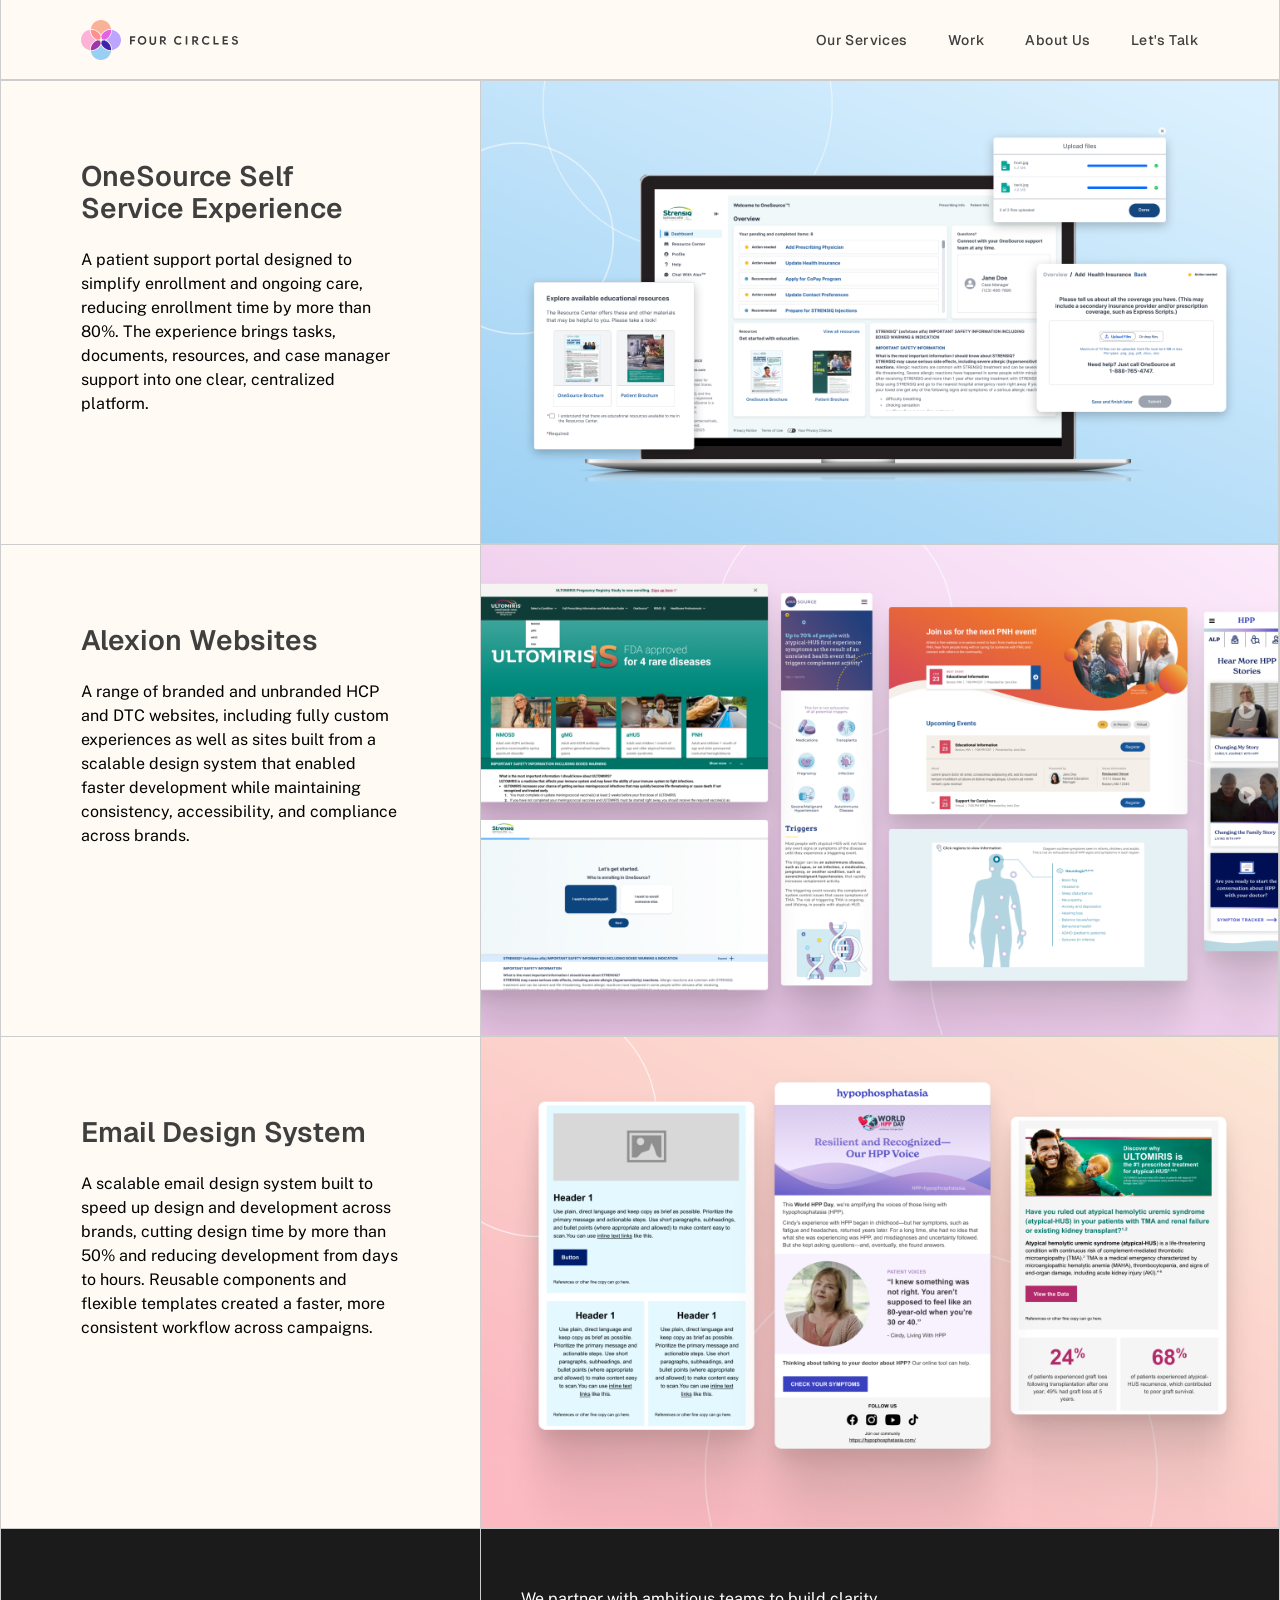
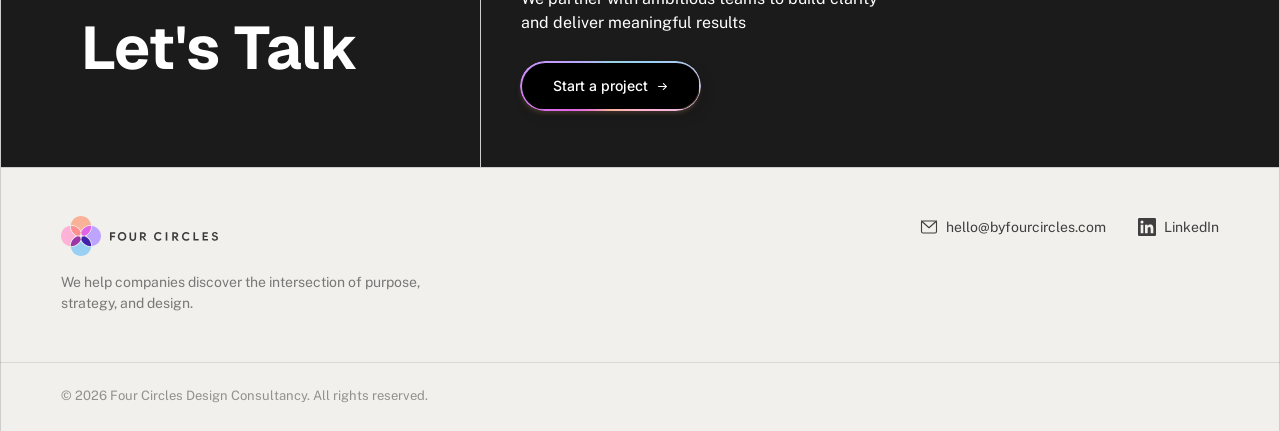
<file: work-product-design.html>
<!DOCTYPE html>
<html lang="en">
<head>
  <meta charset="UTF-8">
  <meta name="viewport" content="width=device-width, initial-scale=1.0">
  <title>Product Design | Four Circles</title>
  <link rel="preconnect" href="https://fonts.googleapis.com">
  <link rel="preconnect" href="https://fonts.gstatic.com" crossorigin>
  <link href="https://fonts.googleapis.com/css2?family=Geist:wght@400;600;700&family=Public+Sans:wght@400;600&family=Inter:wght@500&display=swap" rel="stylesheet">
  <link rel="stylesheet" href="styles.css?v=7">
  <link rel="stylesheet" href="case-study.css?v=6">
</head>
<body>

  <div class="page-container">

  <!-- Navigation -->
  <nav class="nav">
    <a href="index.html" class="nav-brand">
      <img src="assets/logo-icon.svg" alt="Four Circles" class="nav-logo-icon">
      <img src="assets/logo-text.svg" alt="FOUR CIRCLES" class="nav-logo-text">
    </a>
    <button class="nav-hamburger" type="button" aria-label="Open menu" aria-expanded="false">
      <span class="hamburger-line"></span>
      <span class="hamburger-line"></span>
      <span class="hamburger-line"></span>
    </button>
    <div class="nav-links">
      <a href="index.html#services" class="nav-link">Our Services</a>
      <a href="index.html#work" class="nav-link">Work</a>
      <a href="index.html#about" class="nav-link">About Us</a>
      <a href="contact.html" class="nav-link">Let's Talk</a>
    </div>
    <div class="nav-overlay"></div>
  </nav>

  <!-- Section 1 -->
  <section class="case-study-section case-study-section--bordered">
    <div class="case-study-details">
      <h1 class="case-study-heading">OneSource Self Service Experience</h1>
      <p class="case-study-desc">A patient support portal designed to simplify enrollment and ongoing care, reducing enrollment time by more than 80%. The experience brings tasks, documents, resources, and case manager support into one clear, centralized platform.</p>
    </div>
    <div class="case-study-media">
      <div class="case-study-images">
        <img src="assets/case-section-1.png" alt="OneSource Self Service portal showing dashboard with action items and case manager support">
      </div>
    </div>
  </section>

  <!-- Section 2 -->
  <section class="case-study-section case-study-section--bordered">
    <div class="case-study-details">
      <h2 class="case-study-heading">Alexion Websites</h2>
      <p class="case-study-desc">A range of branded and unbranded HCP and DTC websites, including fully custom experiences as well as sites built from a scalable design system that enabled faster development while maintaining consistency, accessibility, and compliance across brands.</p>
    </div>
    <div class="case-study-media">
      <div class="case-study-images">
        <img src="assets/case-section-2.png" alt="Alexion branded and unbranded website designs including HCP and DTC experiences">
      </div>
    </div>
  </section>

  <!-- Section 3 -->
  <section class="case-study-section case-study-section--bordered">
    <div class="case-study-details">
      <h2 class="case-study-heading">Email Design System</h2>
      <p class="case-study-desc">A scalable email design system built to speed up design and development across brands, cutting design time by more than 50% and reducing development from days to hours. Reusable components and flexible templates created a faster, more consistent workflow across campaigns.</p>
    </div>
    <div class="case-study-media">
      <div class="case-study-images">
        <img src="assets/case-section-3.png" alt="Email design system showing reusable components and flexible templates">
      </div>
    </div>
  </section>

  <!-- Let's Talk -->
  <section class="lets-talk--dark">
    <div class="lets-talk-title">
      <h2>Let's Talk</h2>
    </div>
    <div class="lets-talk-body">
      <div class="lets-talk-body-inner">
        <p>We partner with ambitious teams to build clarity and deliver meaningful results</p>
        <a href="contact.html" class="btn-primary">
          <span>Start a project</span>
          <img src="assets/arrow-icon.svg" alt="" class="btn-arrow">
        </a>
      </div>
    </div>
  </section>

  <!-- Footer -->
  <footer class="footer">
    <div class="footer-simple">
      <div class="footer-brand">
        <a href="index.html" class="nav-brand">
          <img src="assets/logo-icon.svg" alt="Four Circles" class="nav-logo-icon">
          <img src="assets/logo-text.svg" alt="FOUR CIRCLES" class="nav-logo-text">
        </a>
        <p class="footer-tagline">We help companies discover the intersection of purpose, strategy, and design.</p>
      </div>
      <div class="footer-links">
        <a href="mailto:hello@byfourcircles.com" class="footer-link footer-link--icon">
          <svg width="20" height="20" viewBox="0 0 24 24" fill="none" stroke="currentColor" stroke-width="1.5" stroke-linecap="round" stroke-linejoin="round" xmlns="http://www.w3.org/2000/svg">
            <rect x="2" y="4" width="20" height="16" rx="2"/>
            <path d="M22 4L12 13 2 4"/>
          </svg>
          <span>hello@byfourcircles.com</span>
        </a>
        <a href="https://www.linkedin.com/company/four-circles-co" target="_blank" rel="noopener noreferrer" class="footer-link footer-link--icon">
          <svg width="20" height="20" viewBox="0 0 24 24" fill="currentColor" xmlns="http://www.w3.org/2000/svg">
            <path d="M20.447 20.452h-3.554v-5.569c0-1.328-.027-3.037-1.852-3.037-1.853 0-2.136 1.445-2.136 2.939v5.667H9.351V9h3.414v1.561h.046c.477-.9 1.637-1.85 3.37-1.85 3.601 0 4.267 2.37 4.267 5.455v6.286zM5.337 7.433a2.062 2.062 0 01-2.063-2.065 2.064 2.064 0 112.063 2.065zm1.782 13.019H3.555V9h3.564v11.452zM22.225 0H1.771C.792 0 0 .774 0 1.729v20.542C0 23.227.792 24 1.771 24h20.451C23.2 24 24 23.227 24 22.271V1.729C24 .774 23.2 0 22.222 0h.003z"/>
          </svg>
          <span>LinkedIn</span>
        </a>
      </div>
    </div>
    <div class="footer-bottom">
      <p class="footer-copy">&copy; 2026 Four Circles Design Consultancy. All rights reserved.</p>
    </div>
  </footer>

  </div><!-- /.page-container -->

  <script src="script.js"></script>
</body>
</html>
</file>
<file: styles.css>
/* =============================================
   DESIGN TOKENS
   ============================================= */
:root {
  --color-bg: #fffaf3;
  --color-black: #000000;
  --color-text: #3f3f3f;
  --color-text-dark: #363636;
  --color-border: #cdcdcd;
  --color-border-light: #efefef;
  --color-purple: #9a73ff;
  --color-pink: #cc2e7a;
  --color-orange: #ef8e6a;
  --color-blue: #0e8de1;
  --color-cyan-border: #96d3e0;

  --font-heading: 'Geist', -apple-system, BlinkMacSystemFont, sans-serif;
  --font-body: 'Public Sans', -apple-system, BlinkMacSystemFont, sans-serif;
  --font-button: 'Inter', -apple-system, BlinkMacSystemFont, sans-serif;
}

/* =============================================
   RESET & BASE
   ============================================= */
*, *::before, *::after {
  margin: 0;
  padding: 0;
  box-sizing: border-box;
}

html {
  scroll-behavior: smooth;
  scroll-padding-top: 80px;
  -webkit-font-smoothing: antialiased;
  -moz-osx-font-smoothing: grayscale;
}

body {
  font-family: var(--font-body);
  background-color: var(--color-bg);
  color: var(--color-text);
  line-height: 1.6;
}

/* Page container */
.page-container {
  max-width: 1512px;
  margin: 0 auto;
  border-left: 1px solid var(--color-border);
  border-right: 1px solid var(--color-border);
}

a {
  text-decoration: none;
  color: inherit;
}

img {
  max-width: 100%;
  display: block;
}

button {
  border: none;
  background: none;
  cursor: pointer;
  font-family: inherit;
}

/* =============================================
   UTILITIES
   ============================================= */
.text-purple {
  color: var(--color-purple);
}

.dot {
  width: 6px;
  height: 6px;
  flex-shrink: 0;
}

.section-tag {
  display: flex;
  align-items: center;
  gap: 12px;
  font-family: var(--font-heading);
  font-size: 12px;
  font-weight: 600;
  letter-spacing: 1.44px;
  text-transform: uppercase;
  color: var(--color-text);
}

.section-tag--light {
  color: #fff;
}

/* =============================================
   BUTTON
   ============================================= */
.btn-primary {
  display: inline-flex;
  align-items: center;
  gap: 10px;
  color: #fff;
  padding: 12px 32px;
  border-radius: 100px;
  font-family: var(--font-button);
  font-size: 14px;
  font-weight: 500;
  border: none;
  background: var(--color-black);
  position: relative;
  box-shadow: 0 4px 5.5px rgba(251, 181, 134, 0.19), 5px 7px 13.4px rgba(0, 0, 0, 0.15);
  transition: transform 0.3s ease, box-shadow 0.3s ease;
  flex-shrink: 0;
}

.btn-primary::before {
  content: '';
  position: absolute;
  inset: -1.5px;
  border-radius: 100px;
  padding: 1.5px;
  background: conic-gradient(from 180deg, #F9B298, #E163E6, #BDA4FE, #96d3e0, #99CFF3, #FFB2D7, #F9B298);
  -webkit-mask: linear-gradient(#fff 0 0) content-box, linear-gradient(#fff 0 0);
  -webkit-mask-composite: xor;
  mask-composite: exclude;
}

/* hover fill as a crossfading overlay, not a transitioned background —
   browsers don't animate a solid-to-gradient (or gradient-to-gradient)
   `background` change smoothly, so a direct transition on the property
   just snaps partway through, reading as a flash at the start of hover */
.btn-primary::after {
  content: '';
  position: absolute;
  inset: 0;
  z-index: -1;
  border-radius: 100px;
  background: linear-gradient(135deg, #3a3a3a, #1a1a1a);
  opacity: 0;
  transition: opacity 0.3s ease;
}

.btn-primary:hover {
  transform: translateY(-2px);
  box-shadow: 0 6px 12px rgba(251, 181, 134, 0.25), 5px 10px 20px rgba(0, 0, 0, 0.18);
}

.btn-primary:hover::after {
  opacity: 1;
}

.btn-arrow {
  width: 9px;
  height: 7px;
  transform: rotate(180deg);
  filter: brightness(0) invert(1);
}

/* =============================================
   NAVIGATION
   ============================================= */
.nav {
  display: flex;
  align-items: center;
  justify-content: space-between;
  padding: 20px 80px;
  position: sticky;
  top: 0;
  z-index: 100;
  background: var(--color-bg);
}

.nav-progress {
  position: absolute;
  left: 0;
  bottom: 0;
  height: 1px;
  width: 0%;
  background: var(--color-purple);
  z-index: 1;
  pointer-events: none;
}

.nav-brand {
  display: flex;
  align-items: center;
  gap: 9px;
}

.nav-logo-icon {
  width: 40px;
  height: 40px;
}

.nav-logo-text {
  width: 108px;
  height: 9px;
}

.nav-links {
  display: flex;
  align-items: center;
  gap: 40px;
}

.nav-link {
  position: relative;
  font-family: var(--font-heading);
  font-size: 14px;
  font-weight: 500;
  letter-spacing: 0.42px;
  color: var(--color-text);
  transition: color 0.3s ease;
}

.nav-link--active {
  font-weight: 600;
  color: var(--color-purple);
}

.nav-link--active::after {
  content: '';
  position: absolute;
  left: 0;
  right: 0;
  bottom: -6px;
  height: 2px;
  background: var(--color-purple);
}

.nav-link:hover {
  color: var(--color-purple);
}

.nav-link--cta {
  display: inline-flex;
  align-items: center;
  gap: 10px;
}

.nav-link--cta svg {
  flex-shrink: 0;
}

/* =============================================
   HERO
   ============================================= */
.hero {
  display: flex;
  position: relative;
}

.hero-left {
  width: 73.3%;
  flex-shrink: 0;
  display: flex;
  flex-direction: column;
  gap: 48px;
  padding: 120px 80px;
  border-right: 1px solid var(--color-border);
}

.hero-headline {
  font-family: var(--font-heading);
  font-size: 90px;
  font-weight: 700;
  line-height: 90px;
  color: var(--color-text);
}

.nowrap {
  white-space: nowrap;
}

.mobile-break {
  display: none;
}

.hero-bottom {
  display: flex;
  align-items: center;
  gap: 150px;
  max-width: 758px;
}

.hero-sub {
  font-family: var(--font-body);
  font-size: 16px;
  font-weight: 400;
  line-height: 24px;
  color: var(--color-black);
  flex: 1;
}

.hero-right {
  flex: 1;
  display: flex;
  flex-direction: column;
  min-width: 0;
}

.hero-image {
  flex: 1;
  overflow: hidden;
  min-height: 0;
}

.hero-image img,
.hero-image canvas {
  width: 100%;
  height: 100%;
  object-fit: cover;
  object-position: right top;
  display: block;
}

.hero-tags {
  display: flex;
  align-items: center;
  gap: 12px;
  padding: 20px;
  border-top: 1px solid var(--color-border);
  font-family: var(--font-heading);
  font-size: 12px;
  font-weight: 600;
  letter-spacing: 1.44px;
  text-transform: uppercase;
  color: var(--color-text);
}

/* =============================================
   SERVICES / ACCORDION
   ============================================= */
.services {
  padding: 60px 80px;
  display: flex;
  flex-direction: column;
  gap: 20px;
}

.services-header {
  display: flex;
  flex-direction: column;
  gap: 12px;
}

.services-heading {
  font-family: var(--font-heading);
  font-size: 48px;
  font-weight: 600;
  line-height: 50px;
  color: var(--color-text);
}

.accordion {
  display: flex;
  flex-direction: column;
}

.accordion-item {
  border-bottom: 1px solid var(--color-border);
  position: relative;
  transition: background-color 0.35s ease, color 0.35s ease;
}

.accordion-item:hover {
  background-color: var(--color-black);
}

.accordion-item:hover .accordion-title,
.accordion-item:hover .accordion-desc,
.accordion-item:hover .accordion-chevron {
  color: #fff;
  filter: brightness(0) invert(1);
}

.accordion-item:hover .accordion-title,
.accordion-item:hover .accordion-desc {
  filter: none;
  color: #fff;
}

.accordion-item--last {
  border-bottom: none;
}

.accordion-trigger {
  width: 100%;
  display: flex;
  align-items: flex-start;
  gap: 40px;
  padding: 20px 0;
  text-align: left;
  cursor: pointer;
  background: none;
  border: none;
}

.accordion-trigger:hover {
  opacity: 1;
}

.accordion-icon {
  width: 80px;
  height: 90px;
  display: flex;
  align-items: center;
  justify-content: center;
  flex-shrink: 0;
}

.accordion-icon img {
  width: 75px;
  height: 79px;
  object-fit: contain;
}

.accordion-row {
  flex: 1;
  display: flex;
  align-items: center;
  gap: 10px;
  align-self: stretch;
}

.accordion-title {
  font-family: var(--font-heading);
  font-size: 32px;
  font-weight: 600;
  color: var(--color-text-dark);
  width: 400px;
  flex-shrink: 0;
  transition: color 0.35s ease;
}

.accordion-desc {
  font-family: var(--font-body);
  font-size: 16px;
  font-weight: 600;
  line-height: 24px;
  color: var(--color-text-dark);
  flex: 1;
  transition: color 0.35s ease;
}

.accordion-chevron {
  width: 24px;
  height: 24px;
  flex-shrink: 0;
  margin-right: 20px;
  transition: transform 0.3s ease, filter 0.35s ease;
}

.accordion-item.is-open .accordion-chevron {
  transform: rotate(180deg);
}

.accordion-panel {
  max-height: 0;
  overflow: hidden;
  transition: max-height 0.4s cubic-bezier(0.25, 0.46, 0.45, 0.94),
              opacity 0.3s ease;
  opacity: 0;
}

.accordion-item.is-open .accordion-panel {
  opacity: 1;
}

.accordion-bullets {
  display: flex;
  flex-direction: column;
  gap: 24px;
  padding: 0 0 40px 530px;
}

.bullet-row {
  display: grid;
  grid-template-columns: 1fr 1fr 1fr;
  gap: 20px 36px;
}

.bullet-item {
  display: flex;
  align-items: flex-start;
  gap: 12px;
  font-family: var(--font-body);
  font-size: 16px;
  font-weight: 600;
  color: var(--color-text);
  transition: color 0.35s ease;
}

.bullet-item .dot {
  margin-top: 8px;
  flex-shrink: 0;
}

.accordion-item:hover .bullet-item {
  color: #fff;
}

.accordion-item:hover .bullet-item .dot {
  filter: brightness(0) invert(1);
}

/* ---------- Featured Work ---------- */
.featured-work {
  padding: 60px 80px 48px;
  background: var(--color-bg);
  position: relative;
}

.featured-work > .section-tag {
  margin-bottom: 12px;
}

.featured-work-header {
  display: flex;
  align-items: flex-start;
  gap: 24px;
  margin-bottom: 40px;
}

.featured-work-heading {
  flex: 1;
  font-family: var(--font-heading);
  font-size: 48px;
  font-weight: 600;
  line-height: 52px;
  color: var(--color-text);
}

.featured-work-desc {
  flex: 1;
  font-family: var(--font-body);
  font-size: 16px;
  line-height: 24px;
  color: var(--color-text);
}

.featured-work-grid {
  display: flex;
  gap: 24px;
}

.work-card {
  flex: 1;
  background: #fffdfa;
  border: 1px solid #cdcdcd;
  overflow: hidden;
  display: flex;
  flex-direction: column;
  text-decoration: none;
  transition: box-shadow 0.3s ease, transform 0.3s ease;
}

.work-card:hover {
  box-shadow: 0 6px 12px rgba(251, 181, 134, 0.25), 5px 10px 20px rgba(0, 0, 0, 0.18);
  transform: translateY(-4px);
}

.work-card-image {
  padding: 8px 8px 0;
  overflow: hidden;
  border-radius: 4px;
}

.work-card-image img {
  width: 100%;
  height: 260px;
  object-fit: cover;
  display: block;
}

.work-card-info {
  padding: 24px;
  display: flex;
  flex-direction: column;
  gap: 16px;
}

.work-card-category {
  font-family: var(--font-body);
  font-size: 14px;
  font-weight: 600;
  letter-spacing: 1.68px;
  text-transform: uppercase;
  line-height: 20px;
}

.work-card-title-row {
  display: flex;
  align-items: center;
  justify-content: space-between;
}

.work-card-title {
  font-family: var(--font-heading);
  font-size: 20px;
  font-weight: 600;
  line-height: 24px;
  color: var(--color-text);
}

.work-card-arrow {
  flex-shrink: 0;
}

.work-card-arrow svg {
  display: block;
}

/* ---------- Specialties ---------- */
.industries-bar {
  display: flex;
  align-items: center;
  border: 1px solid var(--color-border);
  margin: 0 80px 60px;
}

.industries-label {
  font-family: var(--font-heading);
  font-size: 14px;
  font-weight: 600;
  letter-spacing: 1.44px;
  text-transform: uppercase;
  color: var(--color-text);
  flex-shrink: 0;
  padding: 20px 24px;
  border-right: 1px solid var(--color-border);
  margin-right: 24px;
}

.industries-list {
  display: flex;
  flex-wrap: wrap;
  align-items: center;
  gap: 8px 16px;
}

.industry-item {
  font-family: var(--font-heading);
  font-size: 14px;
  font-weight: 600;
  letter-spacing: 0.84px;
  text-transform: uppercase;
  color: var(--color-text);
}

/* =============================================
   HOW WE THINK
   ============================================= */
.how-we-think {
  background: var(--color-black);
  display: flex;
  gap: 32px;
  padding: 80px;
  align-items: flex-start;
  position: relative;
}

.hwt-left {
  width: 400px;
  flex-shrink: 0;
  display: flex;
  flex-direction: column;
  gap: 12px;
}

.hwt-heading {
  font-family: var(--font-heading);
  font-size: 48px;
  font-weight: 600;
  line-height: 50px;
  color: #fff;
}

.hwt-cards {
  flex: 1;
  display: flex;
  gap: 32px;
  align-items: flex-start;
}

.hwt-divider {
  width: 1px;
  align-self: stretch;
  background: rgba(255, 255, 255, 0.15);
}

.hwt-card {
  flex: 1;
  display: flex;
  flex-direction: column;
  gap: 16px;
}

.hwt-line {
  width: 35px;
  height: 4px;
}

.hwt-card h3 {
  font-family: var(--font-heading);
  font-size: 24px;
  font-weight: 600;
  color: #fff;
}

.hwt-card p {
  font-family: var(--font-body);
  font-size: 16px;
  font-weight: 400;
  line-height: 24px;
  color: #fff;
}

/* =============================================
   LET'S TALK
   ============================================= */
.lets-talk {
  position: relative;
  height: 385px;
  display: flex;
  align-items: center;
  padding: 48px 80px;
}

.lets-talk-bg {
  position: absolute;
  inset: 0;
  width: 100%;
  height: 100%;
  object-fit: cover;
  pointer-events: none;
}

.lets-talk-content {
  position: relative;
  z-index: 1;
  display: flex;
  flex-direction: column;
  align-items: flex-start;
  gap: 12px;
  width: 366px;
}

.lets-talk-content .btn-primary {
  margin-top: 12px;
}

.lets-talk-content h2 {
  font-family: var(--font-heading);
  font-size: 60px;
  font-weight: 700;
  color: var(--color-text);
}

.lets-talk-content p {
  font-family: var(--font-body);
  font-size: 16px;
  font-weight: 400;
  line-height: 24px;
  color: var(--color-text);
}

/* =============================================
   FOOTER
   ============================================= */
.footer {
  display: flex;
  flex-direction: column;
}

.footer-simple {
  display: flex;
  align-items: flex-start;
  justify-content: space-between;
  padding: 48px 60px;
  background: #f2f0ed;
}

.footer-brand {
  display: flex;
  flex-direction: column;
  gap: 16px;
}

.footer-tagline {
  font-family: var(--font-body);
  font-size: 14px;
  color: rgba(0, 0, 0, 0.5);
  max-width: 360px;
  line-height: 1.5;
}

.footer-links {
  display: flex;
  align-items: center;
  gap: 32px;
}

.footer-link {
  font-family: var(--font-body);
  font-size: 14px;
  color: var(--color-text);
  transition: opacity 0.3s ease;
}

.footer-link:hover {
  opacity: 0.7;
}

.footer-link--icon {
  display: flex;
  align-items: center;
  gap: 8px;
}

.footer-link--icon svg {
  width: 18px;
  height: 18px;
}

.footer-bottom {
  padding: 24px 60px;
  background: #f2f0ed;
  position: relative;
}

.footer-copy {
  font-family: var(--font-body);
  font-size: 13px;
  color: rgba(0, 0, 0, 0.4);
}

/* =============================================
   SERVICE ICONS — animated SVGs
   ============================================= */
.icon-defs { position: absolute; width: 0; height: 0; overflow: hidden; }
.grad-stop-coral { stop-color: #F9B298; }
.grad-stop-pink { stop-color: #E163E6; }
.grad-stop-purple { stop-color: #BDA4FE; }
.grad-stop-blue { stop-color: #99CFF3; }

.service-icon {
  width: 100%;
  height: 100%;
  overflow: visible;
  transform-origin: center;
}

.icon-maze-arc {
  fill: none;
  stroke: #55534e;
  stroke-width: 2;
  stroke-linecap: round;
  transition: stroke 0.5s ease;
  transform-origin: 60px 60px;
}

@keyframes icon-maze-spin {
  from { transform: rotate(0deg); }
  to { transform: rotate(360deg); }
}

.icon-maze-trail {
  fill: none;
  stroke: none;
}

.icon-maze-dot {
  fill: url(#grad-brand);
  opacity: 0;
  transition: opacity 0.3s ease;
}

.icon-maze-end {
  display: none;
}

.accordion-item:hover .icon-maze-dot {
  opacity: 1;
}

.accordion-item:hover .icon-maze-arc {
  stroke: #BDA4FE;
}

@media (prefers-reduced-motion: no-preference) {
  .accordion-item:hover .icon-maze {
    animation: icon-maze-spin 12s linear infinite;
  }

  .accordion-item:hover .icon-maze-arc {
    stroke: #BDA4FE;
  }
}

@keyframes icon-maze-color {
  0%, 100% { stroke: #55534e; }
  20% { stroke: #F9B298; }
  40% { stroke: #E163E6; }
  60% { stroke: #BDA4FE; }
  80% { stroke: #99CFF3; }
}

.icon-grid__dot {
  fill: none;
  stroke: #55534e;
  stroke-width: 1.8;
  transform-box: fill-box;
  transform-origin: center;
}

@media (prefers-reduced-motion: no-preference) {
  .accordion-item:hover .icon-grid__dot {
    animation: icon-grid-wave 2.4s cubic-bezier(0.22, 1, 0.36, 1) infinite;
    animation-delay: calc((var(--gx, 0) + var(--gy, 0)) * 70ms);
  }
}

@keyframes icon-grid-wave {
  0%, 100% { stroke: #55534e; transform: scale(1); }
  16% { stroke: #F9B298; transform: scale(1.3); }
  32% { stroke: #BDA4FE; transform: scale(1); }
}

.icon-layer {
  fill: none;
  stroke: #55534e;
  stroke-width: 2;
  stroke-linejoin: round;
  transform-box: fill-box;
  transition: stroke 0.5s ease, transform 0.5s cubic-bezier(0.22, 1, 0.36, 1);
}

@media (prefers-reduced-motion: no-preference) {
  .accordion-item:hover .icon-layer--top {
    animation: icon-layer-top 2s cubic-bezier(0.22, 1, 0.36, 1) infinite;
  }

  .accordion-item:hover .icon-layer--mid {
    animation: icon-layer-mid 2s cubic-bezier(0.22, 1, 0.36, 1) infinite;
  }

  .accordion-item:hover .icon-layer--bottom {
    animation: icon-layer-bottom 2s cubic-bezier(0.22, 1, 0.36, 1) infinite;
  }
}

@keyframes icon-layer-top {
  0%, 100% { transform: translateY(0); stroke: #55534e; }
  25% { transform: translateY(-11px); stroke: #F9B298; }
  50% { transform: translateY(0); stroke: #F9B298; }
}

@keyframes icon-layer-mid {
  0%, 100% { stroke: #55534e; }
  25% { stroke: #E163E6; }
  50% { stroke: #E163E6; }
}

@keyframes icon-layer-bottom {
  0%, 100% { transform: translateY(0); stroke: #55534e; }
  25% { transform: translateY(11px); stroke: #99CFF3; }
  50% { transform: translateY(0); stroke: #99CFF3; }
}

.icon-ripple-ring {
  fill: none;
  stroke: #55534e;
  stroke-width: 1.8;
  stroke-opacity: 0.6;
  transform-box: fill-box;
  transform-origin: center;
}

.icon-dot--center {
  fill: #55534e;
  transform-box: fill-box;
  transform-origin: center;
  transition: fill 0.3s ease;
}

@media (prefers-reduced-motion: no-preference) {
  .accordion-item:hover .icon-dot--center {
    fill: #F9B298;
    animation: icon-dot-pulse 2.6s cubic-bezier(0.22, 1, 0.36, 1) infinite;
  }

  .accordion-item:hover .icon-ripple-ring {
    animation: icon-ripple-wave 2.6s cubic-bezier(0.22, 1, 0.36, 1) infinite;
    animation-delay: calc(var(--ring, 0) * 160ms + 160ms);
  }
}

@keyframes icon-dot-pulse {
  0%, 100% { transform: scale(1); }
  15% { transform: scale(1.3); }
  30% { transform: scale(1); }
}

@keyframes icon-ripple-wave {
  0%, 100% { stroke: #55534e; stroke-opacity: 0.5; }
  22% { stroke: #BDA4FE; stroke-opacity: 1; }
  44% { stroke: #55534e; stroke-opacity: 0.5; }
}

/* =============================================
   HAMBURGER MENU
   ============================================= */
.nav-hamburger {
  display: none;
  flex-direction: column;
  justify-content: center;
  gap: 5px;
  width: 32px;
  height: 32px;
  padding: 4px;
  cursor: pointer;
  z-index: 110;
}

.hamburger-line {
  display: block;
  width: 100%;
  height: 2px;
  background: var(--color-text);
  border-radius: 2px;
  transition: transform 0.3s ease, opacity 0.3s ease;
}

.nav-hamburger.active .hamburger-line:nth-child(1) {
  transform: translateY(7px) rotate(45deg);
}

.nav-hamburger.active .hamburger-line:nth-child(2) {
  opacity: 0;
}

.nav-hamburger.active .hamburger-line:nth-child(3) {
  transform: translateY(-7px) rotate(-45deg);
}

.nav-overlay {
  display: none;
}

/* =============================================
   FULL-WIDTH SEPARATOR LINES
   ============================================= */
.nav::after,
.hero::after {
  content: '';
  position: absolute;
  bottom: 0;
  left: 50%;
  transform: translateX(-50%);
  width: 100vw;
  border-bottom: 1px solid var(--color-border);
  pointer-events: none;
}

.featured-work::before,
.how-we-think::before,
.lets-talk::before,
.footer-bottom::before {
  content: '';
  position: absolute;
  top: 0;
  left: 50%;
  transform: translateX(-50%);
  width: 100vw;
  border-top: 1px solid var(--color-border);
  pointer-events: none;
}

.how-we-think::before {
  border-top-color: var(--color-border);
}

.how-we-think::after {
  content: '';
  position: absolute;
  bottom: 0;
  left: 50%;
  transform: translateX(-50%);
  width: 100vw;
  border-bottom: 1px solid var(--color-border);
  pointer-events: none;
}

.footer-bottom::before {
  border-top-color: rgba(0, 0, 0, 0.1);
}

/* =============================================
   SCROLL REVEAL
   ============================================= */
.reveal {
  opacity: 0;
  transform: translateY(24px);
  transition: opacity 0.7s cubic-bezier(0.25, 0.46, 0.45, 0.94),
              transform 0.7s cubic-bezier(0.25, 0.46, 0.45, 0.94);
}

.reveal.visible {
  opacity: 1;
  transform: translateY(0);
}

.reveal.visible.work-card {
  transition: box-shadow 0.3s ease, transform 0.3s ease, opacity 0.7s cubic-bezier(0.25, 0.46, 0.45, 0.94);
}

.reveal.visible.work-card:hover {
  transform: translateY(-4px);
}

/* =============================================
   FOCUS STYLES
   ============================================= */
:focus-visible {
  outline: 2px solid var(--color-purple);
  outline-offset: 3px;
}

.btn-primary:focus-visible {
  outline-offset: 4px;
}

.accordion-trigger:focus-visible {
  outline-offset: -2px;
}

/* =============================================
   RESPONSIVE
   ============================================= */
@media (max-width: 1280px) {
  .hero-left {
    width: 65%;
  }

  .hero-headline {
    font-size: 64px;
    line-height: 68px;
  }

  .hero-bottom {
    gap: 60px;
  }

  .accordion-bullets {
    padding-left: 0;
  }
}

@media (max-width: 1024px) {
  .hero {
    flex-direction: column;
  }

  .hero-left {
    width: 100%;
    border-right: none;
    padding: 80px 40px;
  }

  .hero-right {
    flex: none;
    height: 320px;
  }

  .hero-headline {
    font-size: 52px;
    line-height: 56px;
  }

  .hero-bottom {
    flex-direction: column;
    gap: 24px;
    align-items: flex-start;
  }

  .services {
    padding: 40px;
  }

  .accordion-title {
    width: 240px;
    font-size: 24px;
  }

  .accordion-bullets {
    padding-left: 0;
  }

  .bullet-row {
    grid-template-columns: 1fr 1fr;
  }

  .how-we-think {
    flex-direction: column;
    padding: 60px 40px;
  }

  .hwt-left {
    width: 100%;
  }


  .hwt-cards {
    flex-direction: column;
  }

  .hwt-divider {
    width: 100%;
    height: 1px;
    align-self: auto;
  }

  .featured-work {
    padding: 60px 40px 48px;
  }

  .industries-bar {
    margin: 0 40px 60px;
    padding: 0 40px;
  }

  .lets-talk {
    padding: 48px 40px;
  }

  .footer-simple {
    flex-direction: column;
    gap: 32px;
    padding: 40px;
  }

  .footer-bottom {
    padding: 24px 40px;
  }
}

@media (max-width: 768px) {
  html {
    scroll-padding-top: 72px;
  }

  .nav {
    padding: 16px 24px;
  }

  .nav-logo-text {
    display: block;
  }

  .nav-hamburger {
    display: flex;
  }

  .nav-links {
    position: fixed;
    top: 0;
    right: -280px;
    width: 280px;
    height: 100vh;
    background: var(--color-bg);
    flex-direction: column;
    align-items: flex-start;
    gap: 0;
    padding: 80px 32px 32px;
    border-left: 1px solid var(--color-border);
    z-index: 105;
    transition: right 0.3s ease;
  }

  .nav-links.open {
    right: 0;
  }

  .nav-link {
    font-size: 16px;
    padding: 16px 0;
    width: 100%;
    border-bottom: 1px solid var(--color-border-light);
  }

  .nav-overlay {
    position: fixed;
    inset: 0;
    background: rgba(0,0,0,0.4);
    z-index: 100;
    opacity: 0;
    pointer-events: none;
    transition: opacity 0.3s ease;
  }

  .nav-overlay.open {
    display: block;
    opacity: 1;
    pointer-events: auto;
  }

  .hero-left {
    padding: 60px 24px;
  }

  .hero-right {
    height: 260px;
  }

  .hero-headline {
    font-size: 52px;
    line-height: 54px;
  }

  .mobile-break {
    display: block;
  }

  .hero-sub {
    font-size: 16px;
    line-height: 24px;
  }

  .lets-talk-content p {
    font-size: 16px;
    line-height: 24px;
  }

  .services {
    padding: 40px 24px;
  }

  .services-heading {
    font-size: 36px;
    line-height: 40px;
  }

  .accordion-item {
    padding: 0 20px;
  }

  .accordion-trigger {
    flex-direction: column;
    gap: 16px;
  }

  .accordion-icon {
    width: 56px;
    height: 60px;
  }

  .accordion-row {
    flex-wrap: wrap;
  }

  .accordion-title {
    width: 100%;
    font-size: 22px;
  }

  .accordion-desc {
    width: 100%;
    font-size: 16px;
  }

  .accordion-chevron {
    margin-right: 0;
  }

  .accordion-bullets {
    padding-left: 0;
  }

  .bullet-row {
    grid-template-columns: 1fr;
    gap: 16px;
  }

  .industries-bar {
    flex-direction: column;
    align-items: stretch;
    margin: 0 24px 40px;
    padding: 0;
  }

  .industries-label {
    font-size: 10px;
    letter-spacing: 0.4px;
    padding: 12px 16px;
    margin-right: 0;
    width: auto;
    align-self: auto;
    border-right: none;
    border-bottom: 1px solid var(--color-border);
  }

  .industries-list {
    flex-wrap: wrap;
    gap: 8px 16px;
    padding: 12px 16px;
  }

  .industries-list .dot {
    display: none;
  }

  .industry-item {
    display: flex;
    align-items: center;
    gap: 6px;
    font-size: 10px;
    letter-spacing: 0.4px;
  }

  .industry-item::before {
    content: '';
    width: 4px;
    height: 4px;
    border-radius: 50%;
    background: var(--color-orange);
    flex-shrink: 0;
  }

  .how-we-think {
    padding: 48px 24px;
  }

  .hwt-heading {
    font-size: 36px;
    line-height: 40px;
  }

  .hwt-card h3 {
    font-size: 20px;
  }

  .hwt-card p {
    font-size: 16px;
  }

  .lets-talk {
    padding: 48px 24px;
    height: auto;
    min-height: 300px;
  }

  .lets-talk-content h2 {
    font-size: 40px;
  }

  .lets-talk-content {
    width: 100%;
  }

  .footer-simple {
    padding: 32px 24px;
  }

  .footer-links {
    flex-direction: column;
    align-items: flex-start;
    gap: 16px;
  }

  .featured-work {
    padding: 40px 24px 32px;
  }

  .featured-work-header {
    flex-direction: column;
    align-items: flex-start;
    gap: 16px;
  }

  .featured-work-heading {
    font-size: 32px;
    line-height: 38px;
  }

  .featured-work-desc {
    font-size: 16px;
  }

  .featured-work-grid {
    flex-direction: column;
    gap: 20px;
  }

  .work-card-title {
    font-size: 20px;
  }

  .footer-bottom {
    padding: 20px 24px;
  }
}

@media (max-width: 480px) {
  .hero-left {
    padding: 40px 20px;
    gap: 32px;
  }

  .hero-headline {
    font-size: 44px;
    line-height: 46px;
  }

  .hero-sub {
    font-size: 16px;
    line-height: 24px;
  }

  .hero-right {
    height: 200px;
  }

  .services {
    padding: 32px 20px;
  }

  .services-heading {
    font-size: 28px;
    line-height: 32px;
  }

  .accordion-title {
    font-size: 18px;
  }

  .accordion-desc {
    font-size: 16px;
  }

  .how-we-think {
    padding: 40px 20px;
  }

  .hwt-heading {
    font-size: 28px;
    line-height: 32px;
  }

  .featured-work {
    padding: 32px 20px 24px;
  }

  .industries-bar {
    margin: 0 20px 32px;
  }

  .lets-talk {
    padding: 40px 20px;
  }

  .lets-talk-content h2 {
    font-size: 32px;
  }

  .footer-simple {
    padding: 24px 20px;
  }

  .footer-bottom {
    padding: 16px 20px;
  }
}
</file>
<file: contact.css>
/* =============================================
   CONTACT PAGE
   ============================================= */
.contact {
  display: flex;
  min-height: calc(100vh - 90px);
}

/* ---------- Left Column ---------- */
.contact-left {
  width: 40%;
  flex-shrink: 0;
  background: var(--color-black);
  padding: 80px 60px;
  display: flex;
  flex-direction: column;
  gap: 32px;
}

.contact-heading {
  font-family: var(--font-heading);
  font-size: 72px;
  font-weight: 700;
  line-height: 1;
  color: #fff;
}

.contact-subtitle {
  font-family: var(--font-body);
  font-size: 18px;
  font-weight: 400;
  line-height: 1.5;
  color: rgba(255, 255, 255, 0.6);
}

.contact-intro {
  font-family: var(--font-body);
  font-size: 16px;
  font-weight: 400;
  line-height: 24px;
  color: rgba(255, 255, 255, 0.7);
  max-width: 360px;
}

.contact-perks {
  display: flex;
  flex-direction: column;
  gap: 20px;
  margin-top: auto;
}

.perk {
  display: flex;
  align-items: center;
  gap: 16px;
}

.perk-dot {
  width: 10px;
  height: 10px;
  border-radius: 50%;
  flex-shrink: 0;
}

.perk-dot--pink { background: var(--color-pink); }
.perk-dot--orange { background: var(--color-orange); }
.perk-dot--purple { background: var(--color-purple); }

.perk-text {
  font-family: var(--font-body);
  font-size: 16px;
  font-weight: 400;
  color: #fff;
}

.contact-email {
  display: inline-flex;
  align-items: center;
  gap: 16px;
  margin-top: 12px;
  transition: opacity 0.3s ease;
}

.contact-email:hover {
  opacity: 0.8;
}

.contact-email-icon {
  flex-shrink: 0;
  display: flex;
}

.contact-email-text {
  font-family: var(--font-body);
  font-size: 18px;
  font-weight: 400;
  color: #fff;
}

/* ---------- Right Column ---------- */
.contact-right {
  flex: 1;
  padding: 80px 60px;
  display: flex;
  flex-direction: column;
  justify-content: center;
}

/* ---------- Form ---------- */
.contact-form {
  display: flex;
  flex-direction: column;
  gap: 40px;
  max-width: 560px;
}

.form-group {
  display: flex;
  flex-direction: column;
  gap: 12px;
}

.form-label {
  font-family: var(--font-heading);
  font-size: 12px;
  font-weight: 600;
  letter-spacing: 1.44px;
  text-transform: uppercase;
  color: var(--color-text);
}

.form-input {
  font-family: var(--font-body);
  font-size: 20px;
  font-weight: 400;
  color: var(--color-text-dark);
  background: none;
  border: none;
  border-bottom: 1px solid var(--color-border);
  padding: 8px 0;
  outline: none;
  transition: border-color 0.3s ease;
  border-radius: 0;
  -webkit-appearance: none;
}

.form-input::placeholder {
  color: #b5b5b5;
}

.form-input:focus {
  border-color: var(--color-text-dark);
}

.form-input.has-error {
  border-color: #d64040;
}

.form-textarea {
  resize: vertical;
  min-height: 40px;
  line-height: 1.5;
}

.form-error {
  font-family: var(--font-body);
  font-size: 13px;
  color: #d64040;
  display: none;
}

.form-group.has-error .form-error {
  display: block;
}

.form-error--general {
  margin-top: 12px;
}

.form-error--general.is-visible {
  display: block;
}

.form-honeypot {
  position: absolute;
  left: -9999px;
  width: 1px;
  height: 1px;
  overflow: hidden;
}

/* ---------- Chips (multi-select) ---------- */
.form-chips {
  display: flex;
  flex-wrap: wrap;
  gap: 10px;
}

.chip {
  font-family: var(--font-heading);
  font-size: 14px;
  font-weight: 600;
  letter-spacing: 0.84px;
  color: var(--color-text);
  padding: 10px 24px;
  border-radius: 100px;
  border: 1.5px solid var(--color-border);
  background: none;
  cursor: pointer;
  transition: background 0.25s ease, color 0.25s ease, border-color 0.25s ease;
}

.chip:hover {
  border-color: var(--color-text);
}

.chip.is-selected {
  background: var(--color-black);
  color: #fff;
  border-color: var(--color-black);
}

/* ---------- Submit Button ---------- */
.form-submit-btn {
  align-self: flex-start;
  margin-top: 8px;
}

.form-submit-btn:disabled {
  opacity: 0.6;
  cursor: not-allowed;
  transform: none;
}

/* ---------- Success Screen ---------- */
.contact-success {
  display: none;
  flex-direction: column;
  align-items: center;
  justify-content: center;
  text-align: center;
  gap: 24px;
  max-width: 420px;
  margin: 0 auto;
}

.contact-success.is-visible {
  display: flex;
}

.success-icon {
  width: 64px;
  height: 64px;
}

.success-icon svg {
  width: 100%;
  height: 100%;
}

.success-heading {
  font-family: var(--font-heading);
  font-size: 36px;
  font-weight: 700;
  color: var(--color-text-dark);
}

.success-text {
  font-family: var(--font-body);
  font-size: 16px;
  line-height: 24px;
  color: var(--color-text);
}


/* =============================================
   RESPONSIVE
   ============================================= */
@media (max-width: 1024px) {
  .contact {
    flex-direction: column;
  }

  .contact-left {
    width: 100%;
    padding: 60px 40px;
  }

  .contact-heading {
    font-size: 52px;
  }

  .contact-right {
    padding: 60px 40px;
  }
}

@media (max-width: 768px) {
  .contact-left {
    padding: 48px 24px;
  }

  .contact-heading {
    font-size: 40px;
  }

  .contact-right {
    padding: 48px 24px;
  }

  .form-input {
    font-size: 18px;
  }

  .chip {
    font-size: 13px;
    padding: 8px 18px;
  }
}
</file>
<file: case-study.css>
/* ---------- Case Nav Bar (back + project switcher) ---------- */
.case-nav-bar {
  display: flex;
  align-items: center;
  justify-content: space-between;
  padding: 20px 80px;
}

.case-nav-back {
  display: inline-flex;
  align-items: center;
  gap: 8px;
  font-family: var(--font-button);
  font-size: 14px;
  font-weight: 500;
  color: #000;
  transition: color 0.25s ease;
}

.case-nav-back:hover {
  color: var(--color-purple);
}

.case-nav-back svg {
  flex-shrink: 0;
}

.case-nav-switch {
  position: relative;
  display: flex;
  align-items: center;
}

.case-nav-select {
  display: inline-flex;
  align-items: center;
  justify-content: space-between;
  gap: 8px;
  font-family: var(--font-button);
  font-size: 14px;
  font-weight: 500;
  color: var(--color-text);
  background: none;
  border: 0.5px solid var(--color-border);
  padding: 8px 12px;
  cursor: pointer;
  transition: border-color 0.25s ease;
}

.case-nav-select:hover,
.case-nav-select[aria-expanded="true"] {
  border-color: var(--color-purple);
  outline: none;
}

.case-nav-chevron {
  width: 8px;
  height: 8px;
  flex-shrink: 0;
  transition: transform 0.2s ease;
}

.case-nav-select[aria-expanded="true"] .case-nav-chevron {
  transform: rotate(180deg);
}

.case-nav-menu {
  position: absolute;
  top: calc(100% + 6px);
  right: 0;
  min-width: 100%;
  background: #fff;
  border: 0.5px solid var(--color-border);
  list-style: none;
  z-index: 10;
  opacity: 0;
  visibility: hidden;
  transform: translateY(-4px);
  transition: opacity 0.15s ease, transform 0.15s ease, visibility 0.15s;
  box-shadow: 0 8px 24px rgba(0, 0, 0, 0.08);
}

.case-nav-menu.is-open {
  opacity: 1;
  visibility: visible;
  transform: translateY(0);
}

.case-nav-menu__item {
  padding: 10px 12px;
  font-family: var(--font-button);
  font-size: 14px;
  font-weight: 500;
  color: var(--color-text);
  white-space: nowrap;
  cursor: pointer;
  transition: background-color 0.15s ease, color 0.15s ease;
}

.case-nav-menu__item:hover {
  background: var(--color-bg);
  color: var(--color-purple);
}

.case-nav-menu__item--current {
  color: var(--color-purple);
  font-weight: 600;
}

/* ---------- Case Study Page ---------- */
.case-study-section {
  display: flex;
  align-items: stretch;
  position: relative;
}

.case-study-section--reversed {
  flex-direction: row-reverse;
}

.case-study-section::before {
  content: '';
  position: absolute;
  top: 0;
  left: 50%;
  transform: translateX(-50%);
  width: 100vw;
  border-top: 1px solid var(--color-border);
  pointer-events: none;
}

.case-study-details {
  width: 50%;
  flex-shrink: 0;
  padding: 80px;
  display: flex;
  flex-direction: column;
  gap: 24px;
  justify-content: flex-start;
}

.case-study-section--bordered .case-study-details {
  width: 480px;
  border-right: 1px solid var(--color-border);
}

.case-study-section--bordered .case-study-media {
  width: auto;
  flex: 1;
  min-width: 0;
}

.case-study-tag {
  display: flex;
  align-items: center;
  gap: 12px;
}

.case-study-tag .dot {
  width: 6px;
  height: 6px;
}

.case-study-tag span {
  font-family: var(--font-body);
  font-size: 14px;
  font-weight: 600;
  letter-spacing: 1.68px;
  text-transform: uppercase;
  color: var(--color-text);
}

.case-study-heading {
  font-family: var(--font-heading);
  font-size: 28px;
  font-weight: 600;
  line-height: 32px;
  color: var(--color-text);
}

.case-study-desc {
  font-family: var(--font-body);
  font-size: 16px;
  line-height: 24px;
  color: #000;
}

.case-study-stats {
  display: flex;
  flex-direction: column;
  align-items: flex-start;
  gap: 24px;
  margin-top: auto;
}

.case-study-stat {
  font-family: var(--font-heading);
  font-size: 20px;
  line-height: 24px;
  color: var(--color-text);
}

.case-study-stat strong {
  display: block;
  font-weight: 600;
}

.case-study-stat span {
  font-weight: 400;
}

.case-study-media {
  width: 50%;
  flex-shrink: 0;
  display: flex;
  flex-direction: column;
}

.case-study-images {
  display: flex;
  flex: 1;
}

.case-study-images .placeholder {
  flex: 1;
  background: #b2b2b2;
  min-width: 0;
  aspect-ratio: 4 / 3;
  border-right: 1px solid var(--color-border);
}

.case-study-images .placeholder:last-child {
  border-right: none;
}

.case-study-images--hero {
  height: 605px;
}

.case-study-images img {
  flex: 1;
  min-width: 0;
  object-fit: cover;
}

.case-study-images--contained {
  align-items: center;
  justify-content: center;
  padding: 60px 0;
}

.case-study-images--contained img {
  flex: none;
  max-width: 568px;
  width: 100%;
  height: auto;
  object-fit: initial;
  box-shadow: 0px 4px 5.5px 0px rgba(251, 181, 134, 0.19),
              5px 7px 13.4px 0px rgba(0, 0, 0, 0.15);
}

.case-study-images--layered {
  position: relative;
  padding: 40px;
  align-items: center;
  justify-content: center;
}

.case-study-images--layered .case-study-bg {
  position: absolute;
  inset: 0;
  width: 100%;
  height: 100%;
  object-fit: cover;
  pointer-events: none;
}

.case-study-images--layered .case-study-fg {
  position: relative;
  width: 100%;
  height: auto;
  box-shadow: 0px 4px 5.5px 0px rgba(251, 181, 134, 0.19),
              5px 7px 13.4px 0px rgba(0, 0, 0, 0.15);
}

.case-study-services {
  display: flex;
  align-items: flex-start;
  padding: 20px;
  border-top: 1px solid var(--color-border);
  border-left: 1px solid var(--color-border);
  gap: 12px;
}

.case-study-services strong {
  font-family: var(--font-body);
  font-size: 14px;
  font-weight: 600;
  letter-spacing: 1.68px;
  text-transform: uppercase;
  color: var(--color-text);
  flex-shrink: 0;
}

.case-study-services span {
  font-family: var(--font-body);
  font-size: 16px;
  line-height: 24px;
  color: #000;
}

/* ---------- Let's Talk (Dark) ---------- */
.lets-talk--dark {
  display: flex;
  align-items: stretch;
  background: #1b1b1b;
  border-top: 1px solid var(--color-border);
  border-bottom: 1px solid var(--color-border);
}

.lets-talk--dark .lets-talk-title {
  width: 480px;
  flex-shrink: 0;
  padding: 80px;
  display: flex;
  align-items: center;
  border-right: 1px solid #cdcdcd;
}

.lets-talk--dark .lets-talk-title h2 {
  font-family: var(--font-heading);
  font-size: 60px;
  font-weight: 700;
  line-height: normal;
  color: #fff;
}

.lets-talk--dark .lets-talk-body {
  flex: 1;
  min-width: 0;
  padding: 40px;
  display: flex;
  flex-direction: column;
  justify-content: center;
  gap: 28px;
}

.lets-talk--dark .lets-talk-body-inner {
  display: flex;
  flex-direction: column;
  align-items: flex-start;
  gap: 28px;
  max-width: 366px;
}

.lets-talk--dark .lets-talk-body p {
  font-family: var(--font-body);
  font-size: 16px;
  line-height: 24px;
  color: #fff;
}

/* ---------- Responsive ---------- */
@media (max-width: 1024px) {
  .case-study-details {
    padding: 60px 40px;
  }

  .case-study-images--contained {
    padding: 40px;
  }
}

@media (max-width: 768px) {
  .case-nav-bar {
    flex-direction: column;
    align-items: flex-start;
    gap: 16px;
    padding: 16px 24px;
  }

  .case-nav-switch {
    width: 100%;
  }

  .case-nav-select {
    flex: 1;
  }

  .case-study-section {
    flex-direction: column-reverse;
  }

  .case-study-details {
    width: 100%;
    flex-shrink: 1;
    padding: 40px 24px;
  }

  .case-study-media {
    width: 100%;
    flex-shrink: 1;
  }

  .case-study-images {
    flex-direction: column;
  }

  .case-study-images--contained {
    padding: 24px;
    gap: 16px;
  }

  .case-study-images--layered {
    padding: 24px;
  }

  .case-study-images--hero {
    height: auto;
    aspect-ratio: 960 / 605;
  }

  .case-study-section--bordered .case-study-details {
    width: 100%;
    border-right: none;
  }

  .lets-talk--dark {
    flex-direction: column;
  }

  .lets-talk--dark .lets-talk-title {
    width: 100%;
    padding: 40px 24px;
    border-right: none;
    border-bottom: 1px solid #cdcdcd;
  }

  .lets-talk--dark .lets-talk-title h2 {
    font-size: 40px;
  }

  .lets-talk--dark .lets-talk-body {
    padding: 40px 24px;
  }

  .case-study-images .placeholder {
    border-right: none;
    border-bottom: 1px solid var(--color-border);
  }

  .case-study-images .placeholder:last-child {
    border-bottom: none;
  }

  .case-study-heading {
    font-size: 24px;
    line-height: 30px;
  }

}
</file>
